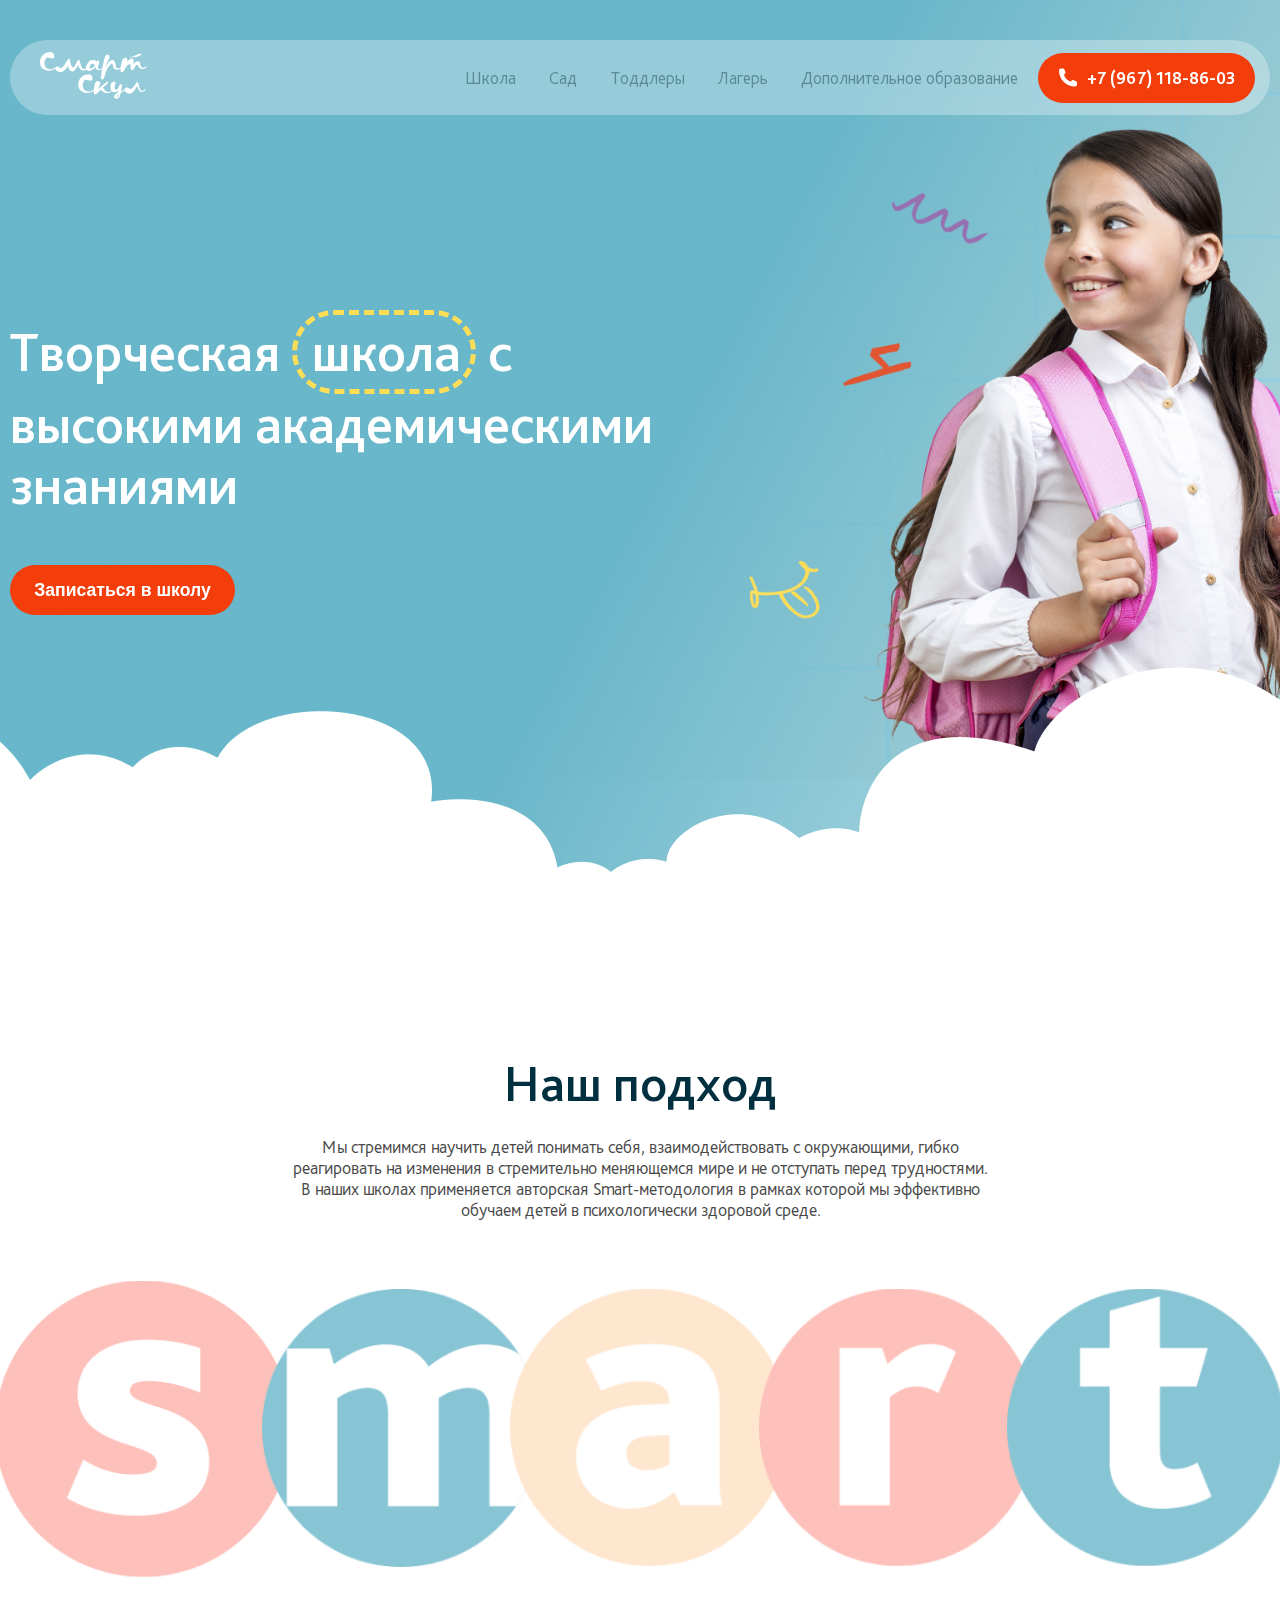
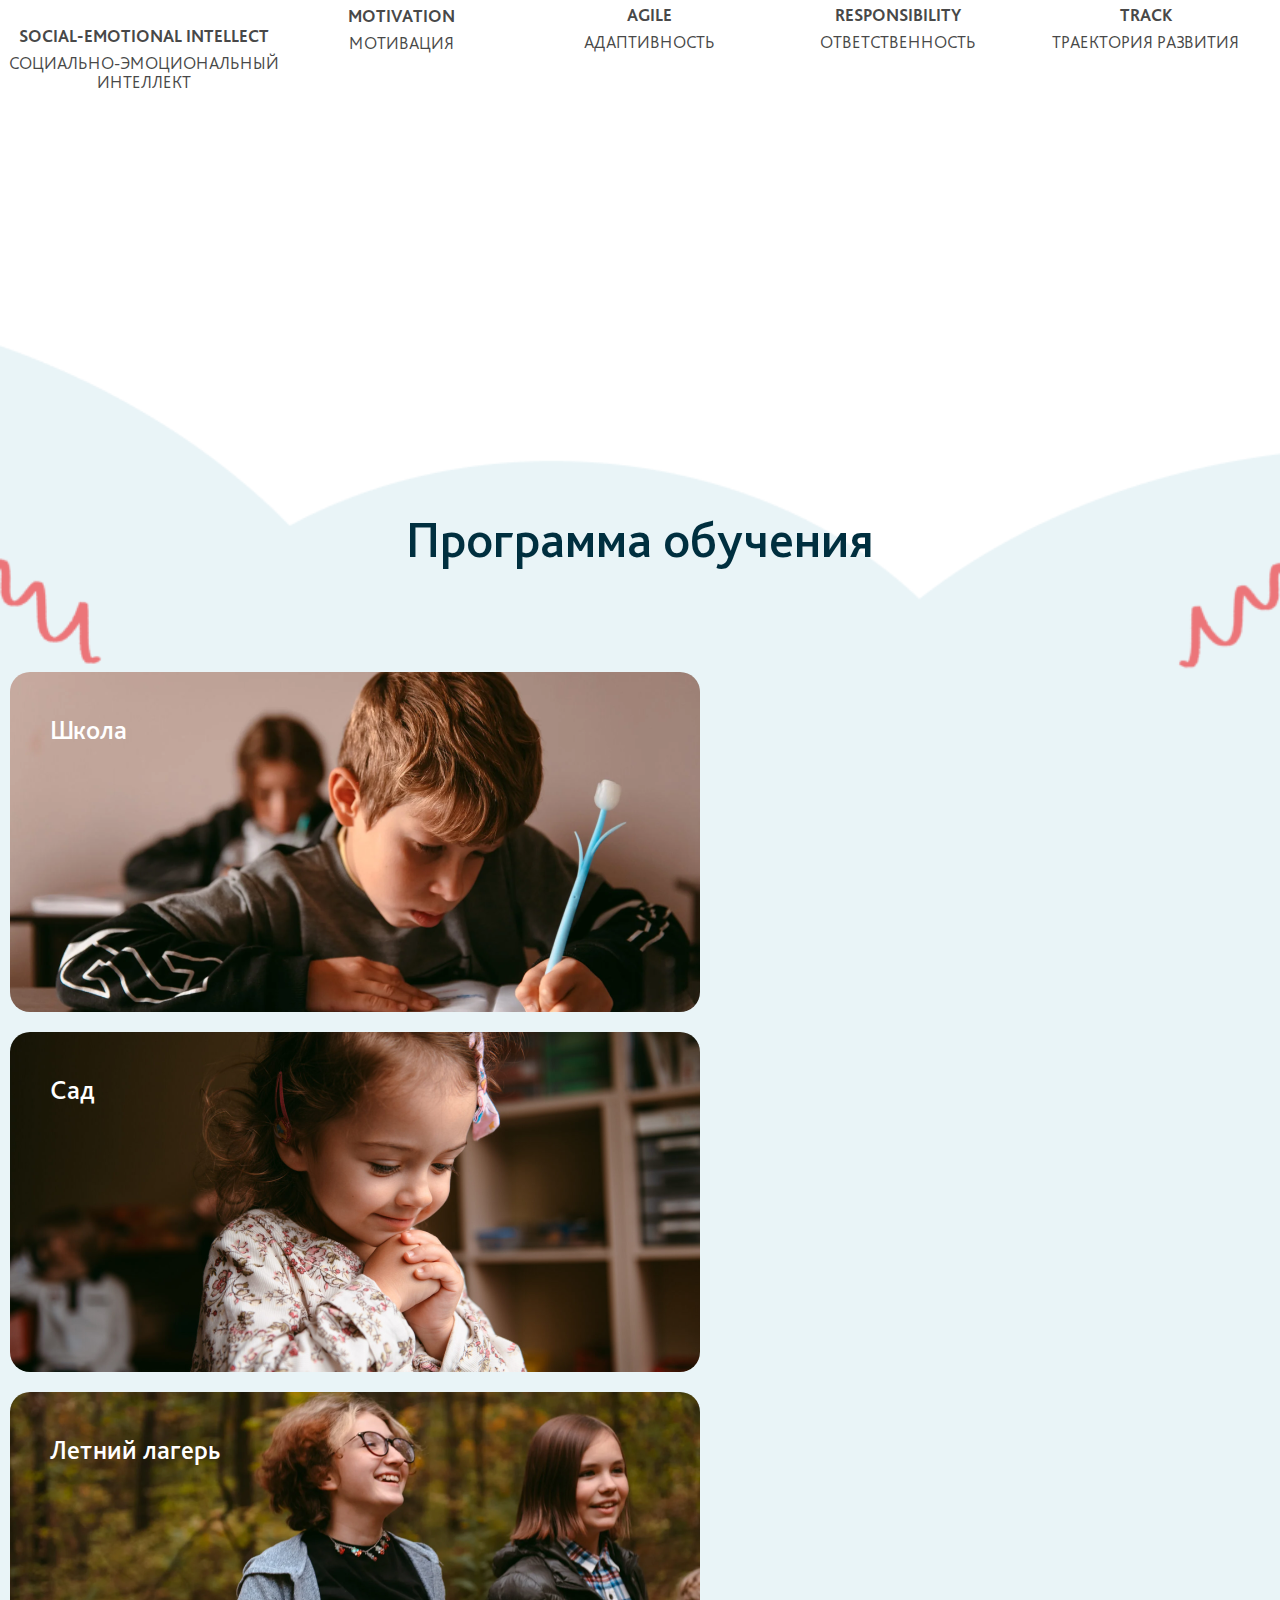
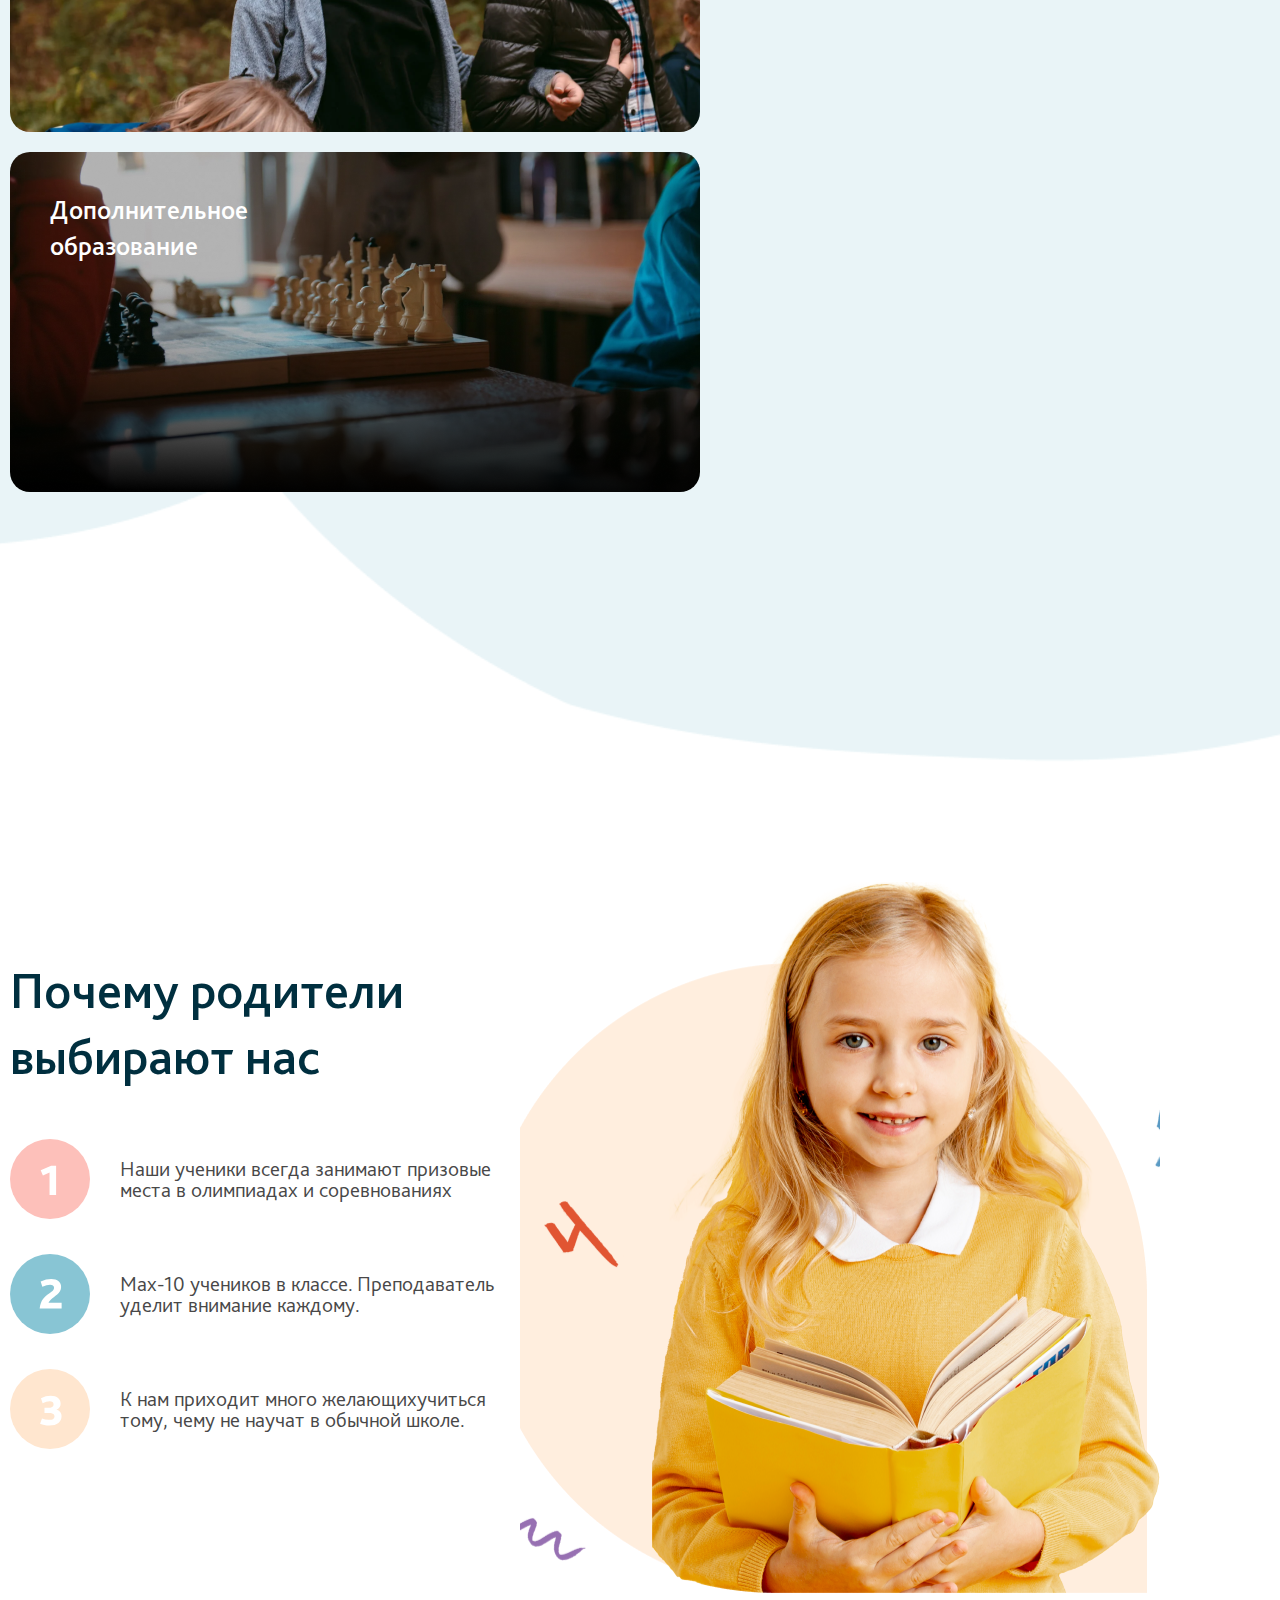
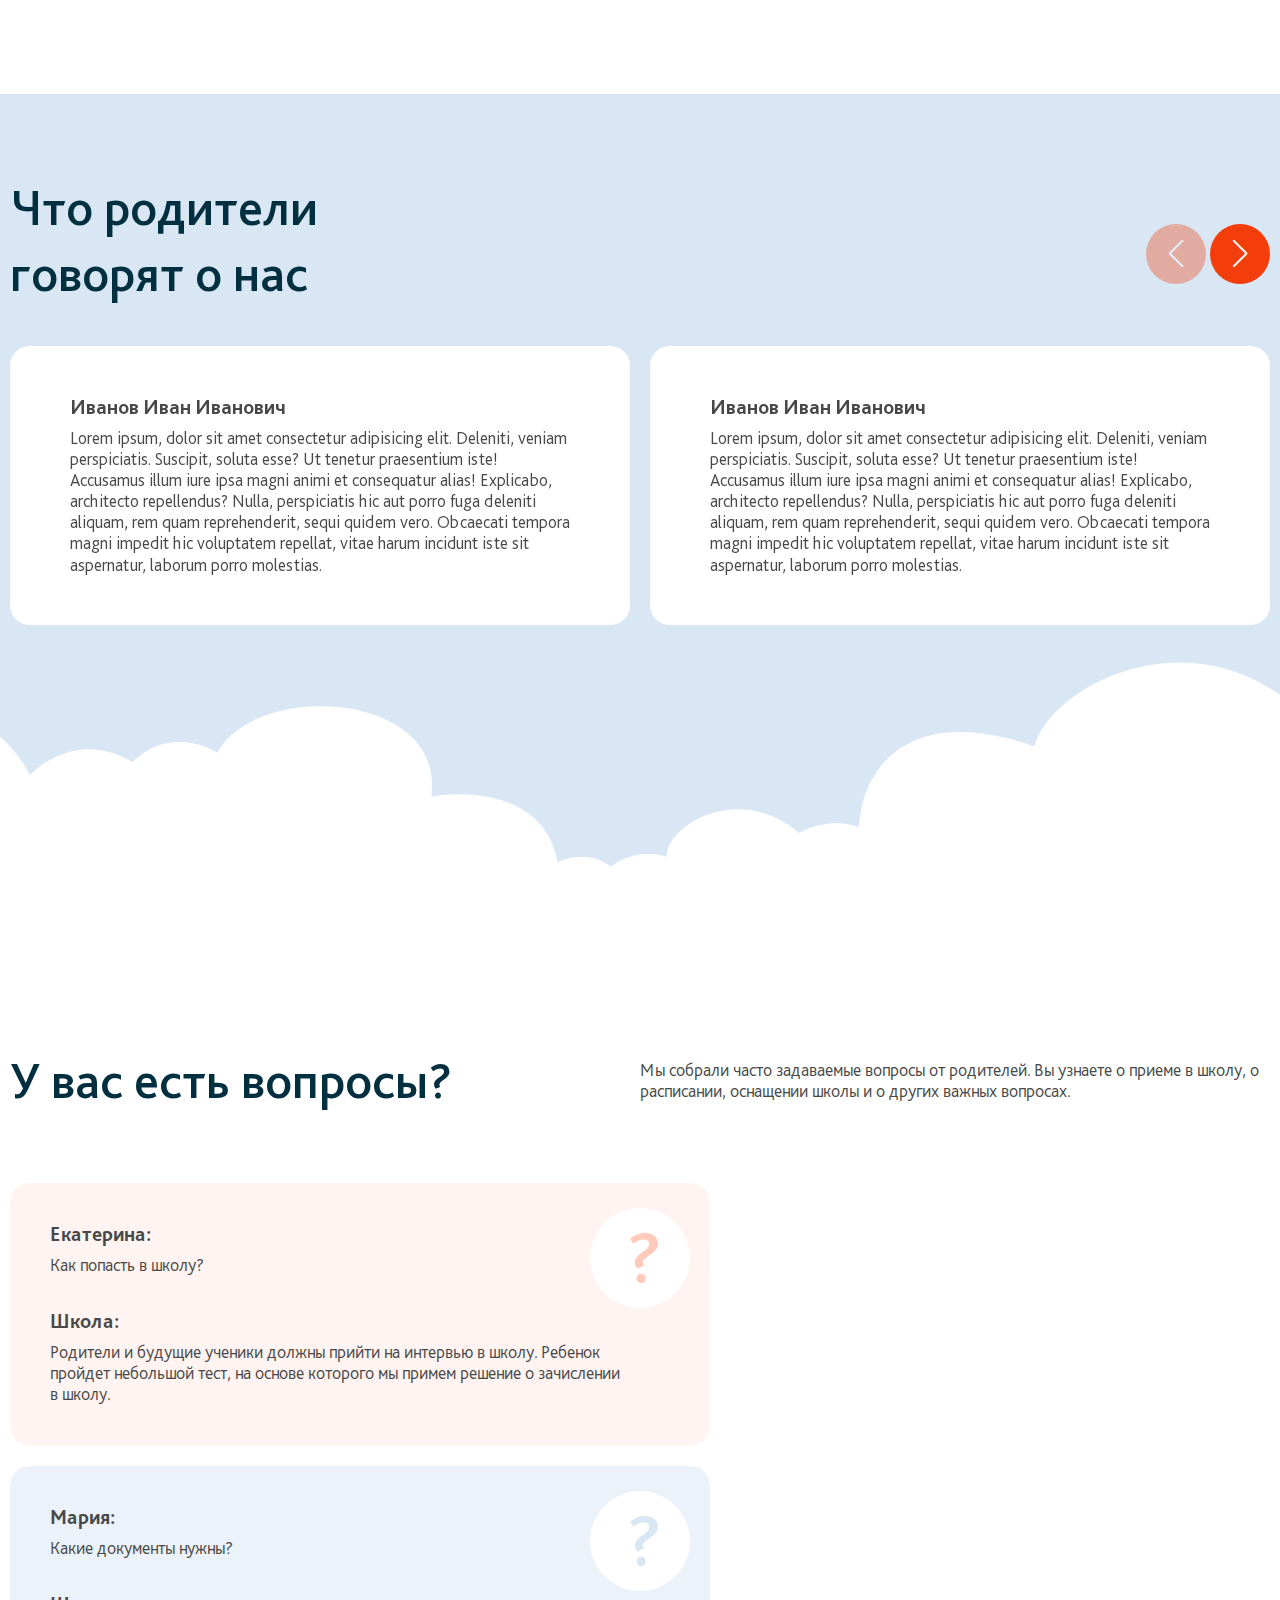
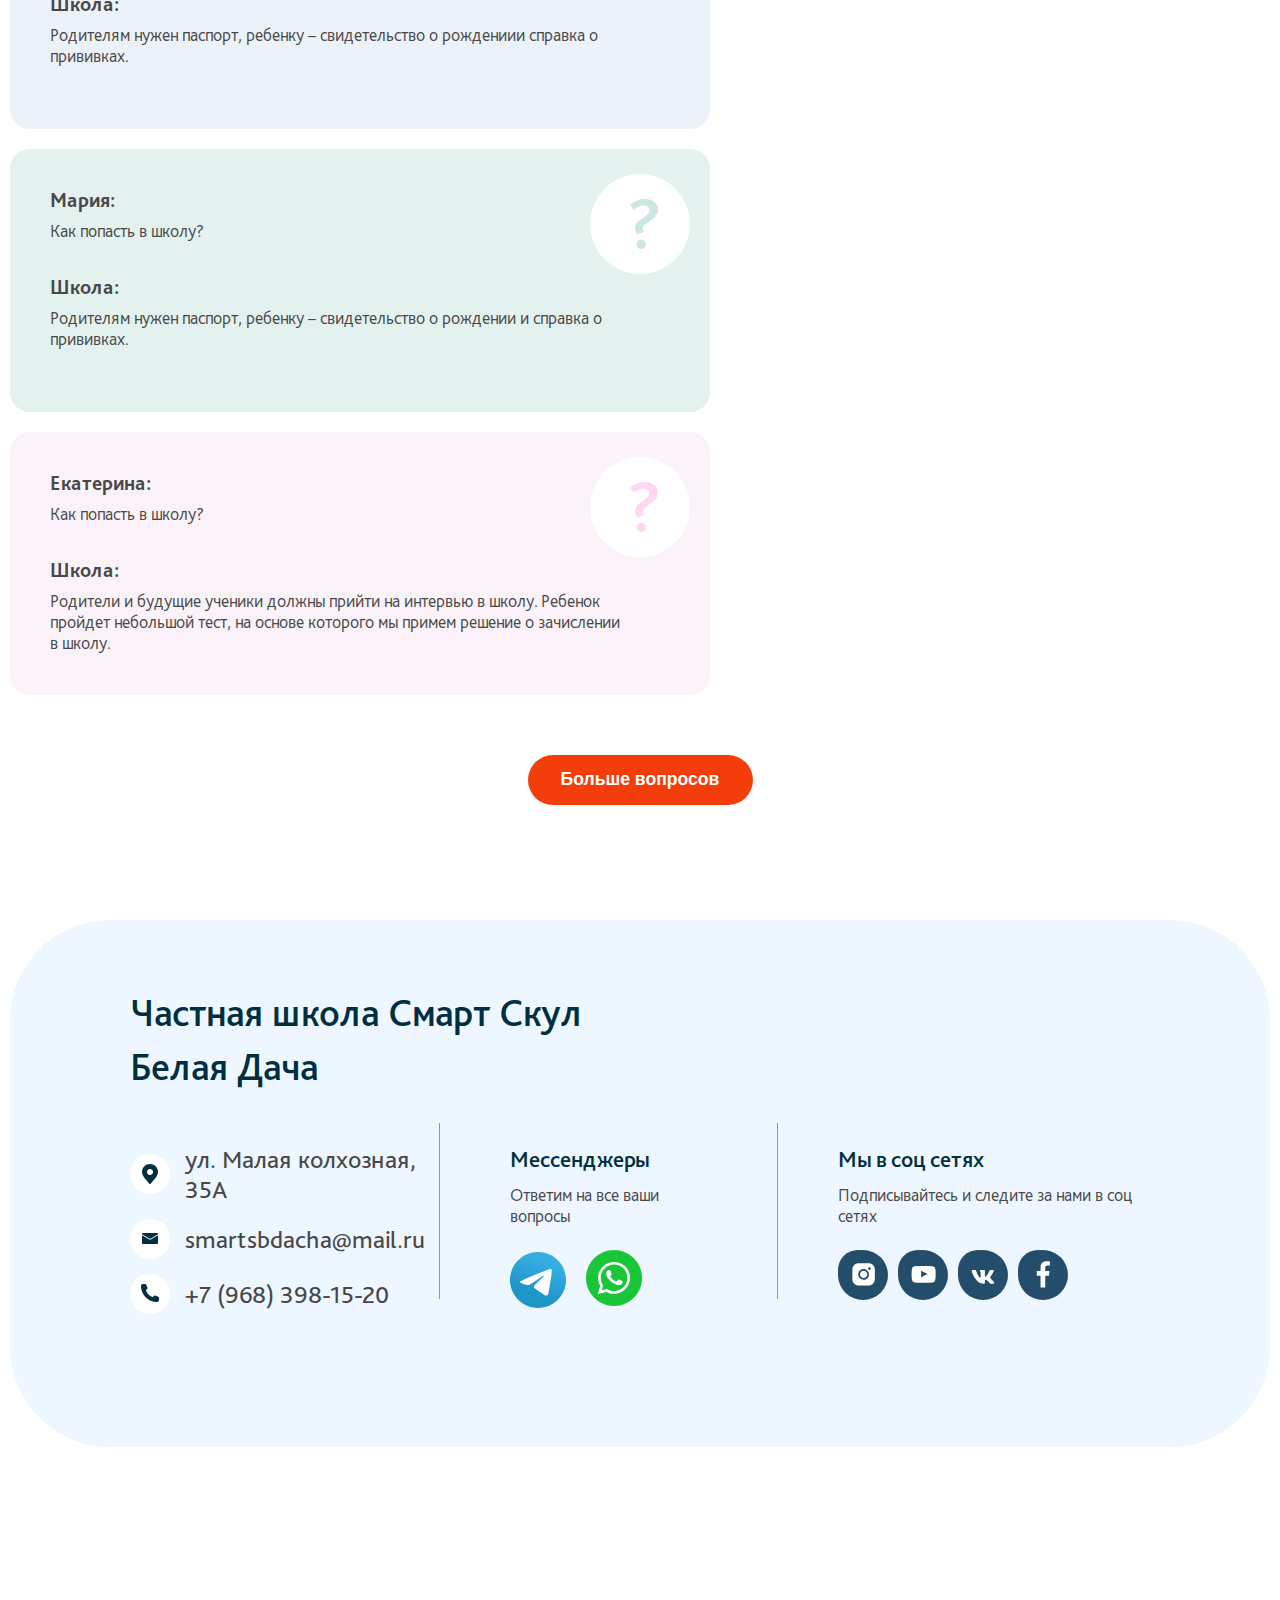
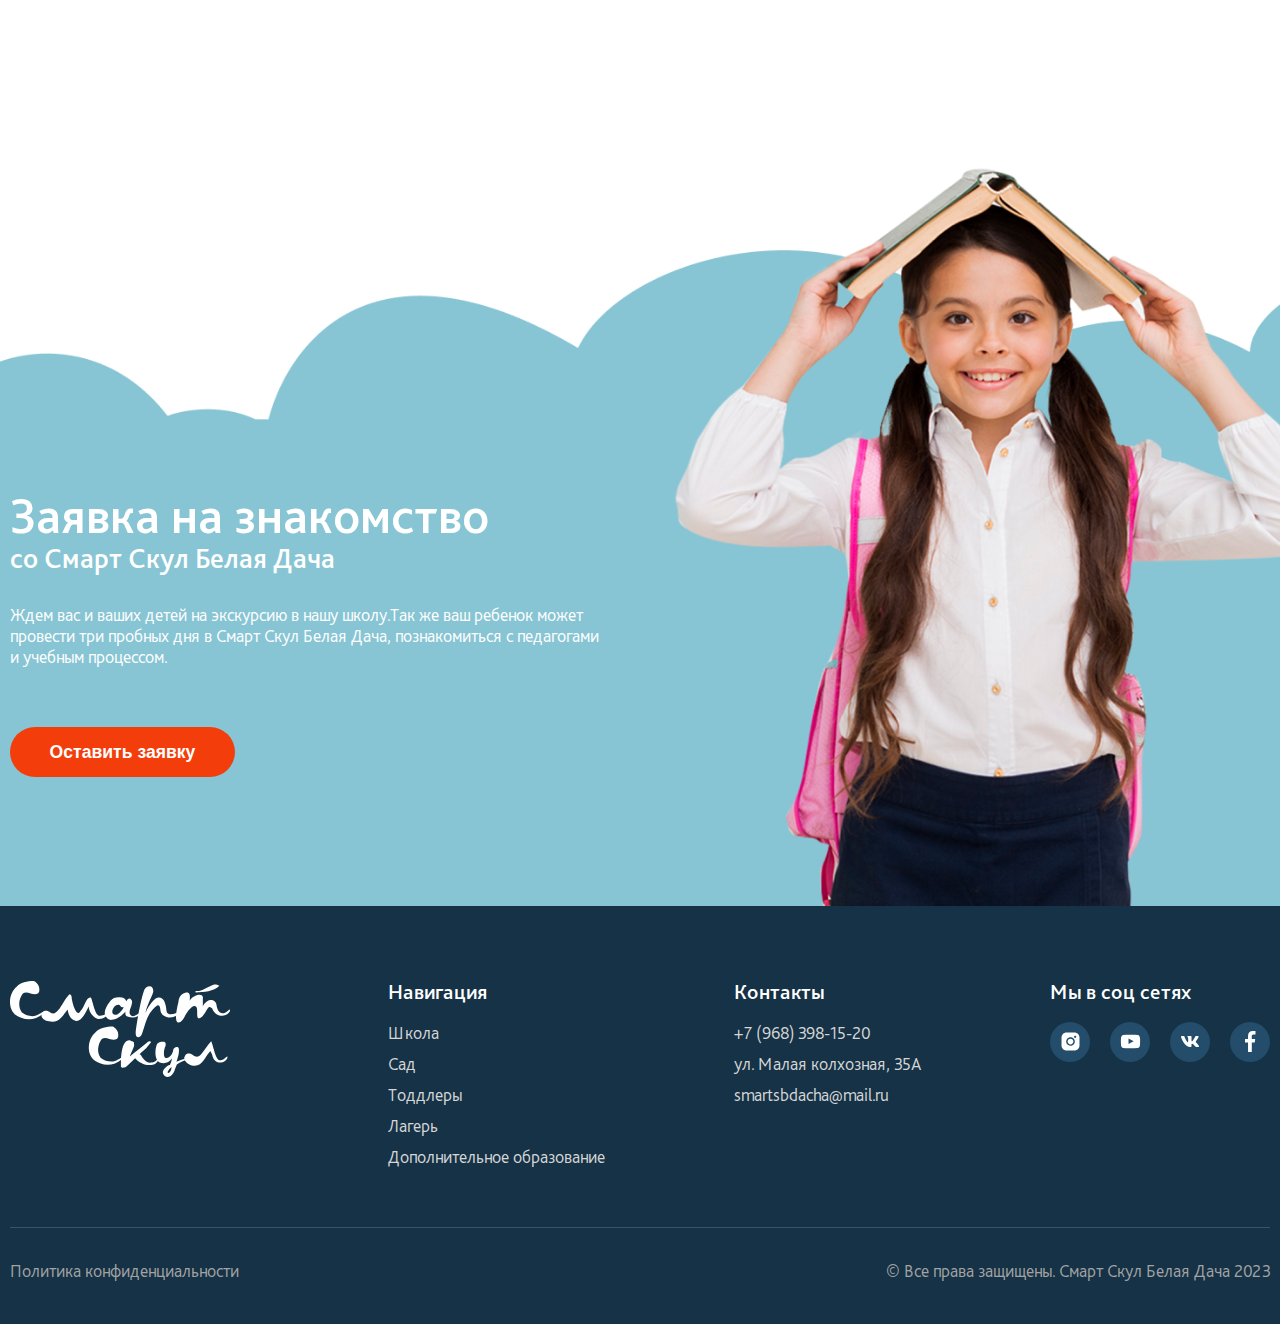
<file: index.html>
<!DOCTYPE html>
<html lang="rus">

<head>
    <meta charset="UTF-8">
    <meta http-equiv="X-UA-Compatible" content="IE=edge">
    <meta name="viewport" content="width=device-width, initial-scale=1.0">
    <title>Document</title>
    <link rel="stylesheet" href="/css/_swiper.css">
    <link rel="stylesheet" href="/css/style.css">
    <script src="/js/swiper-bundle.min.js" defer></script>
    <script src="/js/main.js" defer></script>

</head>

<body>
    <div class="page">
        <header class="header">
            <div class="header__wrapper">
                <div class="container">
                    <nav class="nav">
                        <a class="logo-link" href="">
                            <img class="logo" src="/img/Frame-3.svg" alt="Логотип Смарт Скул">
                        </a>
                        <div class="nav__contentBox">
                            <ul class="nav__menu menu">
                                <li class="menu__item">
                                    <a href="#" class="menu__link">Школа</a>
                                </li>
                                <li class="menu__item">
                                    <a href="#" class="menu__link">Сад</a>
                                </li>
                                <li class="menu__item">
                                    <a href="#" class="menu__link">Тоддлеры</a>
                                </li>
                                <li class="menu__item">
                                    <a href="#" class="menu__link">Лагерь</a>
                                </li>
                                <li class="menu__item">
                                    <a href="#" class="menu__link">Дополнительное образование</a>
                                </li>
                            </ul>
                            <div class="button call-btn">
                                <img class="call-btn__img" src="/img/call-icon-white.svg" alt="Икона кнопки звонка">
                                <p class="call-btn__text">+7 (967) 118-86-03</p>
                            </div>
                        </div>
                        <div class="nav__burger burger">
                            <span class="burger__line"></span>
                            <span class="burger__line"></span>
                            <span class="burger__line"></span>
                            <span class="burger__line"></span>
                        </div>
                    </nav>
                    <div class="header__main-content">
                        <h1 class="header__title">Творческая <span>школа</span> c высокими академическими знаниями </h1>
                        <button class="button header__btn">
                            Записаться в школу
                        </button>
                    </div>
                </div>
            </div>
        </header>

        <main class="main">

            <section class="approach">
                <div class="container">
                    <div class="approach__wrapper">
                        <h2 class="title approach__title">Наш подход</h2>
                        <p class="approach__text">Мы стремимся научить детей понимать себя, взаимодействовать с
                            окружающими, гибко реагировать на изменения в стремительно меняющемся мире и не отступать
                            перед трудностями. В наших школах применяется авторская Smart-методология в рамках которой
                            мы эффективно обучаем детей в психологически здоровой среде.</p>
                        <div class="approach__content-box approach-box">
                            <div class="approach-box__letters letters">
                                <ul class="letters__list letters-list">
                                    <li class="letters-list__item">
                                        <a class="letters-list__link" href="#">
                                            <img class="letters-list__img letters-list__img--first" src="/img/letS.png"
                                                alt="Буква M">
                                        </a>
                                        <h3 class="letters-list__title">SOCIAL-EMOTIONAL INTELLECT</h3>
                                        <p class="letters-list__text">СОЦИАЛЬНО-ЭМОЦИОНАЛЬНЫЙ ИНТЕЛЛЕКТ</p>
                                    </li>
                                    <li class="letters-list__item">
                                        <a class="letters-list__link" href="#">
                                            <img class="letters-list__img letters-list__img--second" src="/img/letM.png"
                                                alt="Буква M">
                                        </a>
                                        <h3 class="letters-list__title">MOTIVATION</h3>
                                        <p class="letters-list__text">МОТИВАЦИЯ</p>
                                    </li>
                                    <li class="letters-list__item">
                                        <a class="letters-list__link" href="#">
                                            <img class="letters-list__img letters-list__img--third" src="/img/letA.png"
                                                alt="Буква A">
                                        </a>
                                        <h3 class="letters-list__title">AGILE</h3>
                                        <p class="letters-list__text">АДАПТИВНОСТЬ</p>
                                    </li>
                                    <li class="letters-list__item">
                                        <a class="letters-list__link" href="#">
                                            <img class="letters-list__img letters-list__img--fourth" src="/img/letR.png"
                                                alt="Буква R">
                                        </a>
                                        <h3 class="letters-list__title">RESPONSIBILITY</h3>
                                        <p class="letters-list__text">ОТВЕТСТВЕННОСТЬ</p>
                                    </li>
                                    <li class="letters-list__item">
                                        <a class="letters-list__link" href="#">
                                            <img class="letters-list__img letters-list__img--fifth" src="/img/letT.png"
                                                alt="Буква T">
                                        </a>
                                        <h3 class="letters-list__title">TRACK</h3>
                                        <p class="letters-list__text">ТРАЕКТОРИЯ РАЗВИТИЯ</p>
                                    </li>
                                </ul>
                            </div>
                        </div>
                    </div>
                </div>
            </section>

            <section class="training">
                <div class="container">
                    <div class="training__wrapper">
                        <h2 class="title training__title">Программа обучения</h2>
                        <div class="training__cards cards">
                            <div class="card cards__item card__item--first">
                                <h4 class="card__title">Школа</h4>
                                <p class="card__text">В обучение включена основная программа и направление класса,
                                    которое выбрали его ученики.</p>
                                <a class="button card__link" href="#">Узнать подробнее</a>
                            </div>
                            <div class="training-cards__card card card__item--second">
                                <h4 class="card__title">Сад</h4>
                                <p class="card__text">Большое разнообразие развивающих программ: группы пребывания на
                                    английском с носителем языка, музыкальные занятия, шахматы, творческие мастерские,
                                    английский язык, занятия с детским психологом, индивидуальные занятия, развивающие
                                    группы для разных возрастов.</p>
                                <a class="button card__link" href="#">Узнать подробнее</a>
                            </div>
                            <div class="training-cards__card card card__item--third">
                                <h4 class="card__title">Летний лагерь</h4>
                                <p class="card__text">Для детей подготовлены 4 увлекательных направления со своей
                                    тематикой. Ребят ждет погружение в мир английского языка, путешествий, творчества и
                                    изобретений. Выбирайте, что по душе вам и вашим детям!</p>
                                <a class="button card__link" href="#">Узнать подробнее</a>
                            </div>
                            <div class="training-cards__card card card__item--fourth">
                                <h4 class="card__title">Дополнительное образование</h4>
                                <p class="card__text">В нашей школе каждый найдет себе занятие по душе! Большой выбор
                                    кружков и дополнительных предметов.</p>
                                <a class="button card__link" href="#">Узнать подробнее</a>
                            </div>
                        </div>
                    </div>
                </div>
            </section>

            <section class="choose">
                <div class="container">
                    <div class="choose__wrapper">
                        <div class="choose__content">
                            <h2 class="title choose__title">Почему родители выбирают нас</h2>
                            <ol class="choose__list choose-list">
                                <li class="choose-list__item">
                                    <img class="choose-list__img" src="/img/1.svg" alt="Иконка первого элемента">
                                    <p class="choose-list__text">Наши ученики всегда занимают призовые места в
                                        олимпиадах и
                                        соревнованиях</p>
                                </li>
                                <li class="choose-list__item">
                                    <img class="choose-list__img" src="/img/2.svg" alt="Иконка второго элемента">
                                    <p class="choose-list__text">
                                        Мах-10 учеников в классе. Преподаватель уделит внимание
                                        каждому.
                                    </p>
                                </li>
                                <li class="choose-list__item">
                                    <img class="choose-list__img" src="/img/3.svg" alt="Иконка третьего элемента">
                                    <p class="choose-list__text">
                                        К нам приходит много желающихучиться тому, чему не научат в
                                        обычной школе.
                                    </p>
                                </li>
                            </ol>
                        </div>
                        <div class="choose__img"></div>
                    </div>
                </div>
            </section>

            <section class="reviews">
                <div class="container">
                    <div class="reviews__wrapper">
                        <div class="reviews__contentBox">
                            <h2 class="title reviews__title">Что родители говорят о нас</h2>
                            <div class="swiper-button-bg">
                                <div class="swiper-button-next"></div>
                            </div>
                            <div class="swiper-button-bg">
                                <div class="swiper-button-prev"></div>
                            </div>
                        </div>
                        <div class="swiper slider">
                            <div class="swiper-wrapper">
                                <div class="swiper-slide">
                                    <div class="swiper__card swiper-card">
                                        <h3 class="swiper-card__name">Иванов Иван Иванович</h3>
                                        <p class="swiper-card__text">Lorem ipsum, dolor sit amet consectetur adipisicing
                                            elit. Deleniti, veniam perspiciatis. Suscipit, soluta esse? Ut tenetur
                                            praesentium iste! Accusamus illum iure ipsa magni animi et consequatur
                                            alias! Explicabo, architecto repellendus?
                                            Nulla, perspiciatis hic aut porro fuga deleniti aliquam, rem quam
                                            reprehenderit, sequi quidem vero. Obcaecati tempora magni impedit hic
                                            voluptatem repellat, vitae harum incidunt iste sit aspernatur, laborum porro
                                            molestias.</p>
                                    </div>
                                </div>
                                <div class="swiper-slide">
                                    <div class="swiper__card swiper-card">
                                        <h3 class="swiper-card__name">Иванов Иван Иванович</h3>
                                        <p class="swiper-card__text">Lorem ipsum, dolor sit amet consectetur adipisicing
                                            elit. Deleniti, veniam perspiciatis. Suscipit, soluta esse? Ut tenetur
                                            praesentium iste! Accusamus illum iure ipsa magni animi et consequatur
                                            alias! Explicabo, architecto repellendus?
                                            Nulla, perspiciatis hic aut porro fuga deleniti aliquam, rem quam
                                            reprehenderit, sequi quidem vero. Obcaecati tempora magni impedit hic
                                            voluptatem repellat, vitae harum incidunt iste sit aspernatur, laborum porro
                                            molestias.</p>
                                    </div>
                                </div>
                                <div class="swiper-slide">
                                    <div class="swiper__card swiper-card">
                                        <h3 class="swiper-card__name">Иванов Иван Иванович</h3>
                                        <p class="swiper-card__text">Lorem ipsum, dolor sit amet consectetur adipisicing
                                            elit. Deleniti, veniam perspiciatis. Suscipit, soluta esse? Ut tenetur
                                            praesentium iste! Accusamus illum iure ipsa magni animi et consequatur
                                            alias! Explicabo, architecto repellendus?
                                            Nulla, perspiciatis hic aut porro fuga deleniti aliquam, rem quam
                                            reprehenderit, sequi quidem vero. Obcaecati tempora magni impedit hic
                                            voluptatem repellat, vitae harum incidunt iste sit aspernatur, laborum porro
                                            molestias.</p>
                                    </div>
                                </div>
                            </div>

                        </div>
                    </div>
                </div>
            </section>

            <section class="questions">
                <div class="container">
                    <div class="questions__wrapper">
                        <div class="questions__content">
                            <h2 class="title questions__title">У вас есть вопросы?</h2>
                            <p class="questions__text">Мы собрали часто задаваемые вопросы от родителей. Вы узнаете о
                                приеме в школу, о расписании, оснащении школы и о других важных вопросах.</p>
                        </div>
                        <div class="questions__cards questions-cards">
                            <div class="questions-card questions-cards__card questions-cards__card--orange">
                                <div class="questions-card__client client">
                                    <h3 class="client__name">Екатерина:</h3>
                                    <p class="client__text">Как попасть в школу?</p>
                                </div>
                                <div class="questions-card__school school">
                                    <h3 class="school__title">Школа:</h3>
                                    <p class="school__text">Родители и будущие ученики должны прийти на интервью в
                                        школу. Ребенок пройдет небольшой тест, на основе которого мы примем решение о
                                        зачислении в школу.</p>
                                </div>
                                <div class="questions-card__img">
                                    <img class="question__icon" src="/img/orang.svg" alt="Иконка вопроса">
                                </div>
                            </div>
                            <div class="questions-card questions-cards__card questions-cards__card--grey">
                                <div class="questions-card__client client">
                                    <h3 class="client__name">Мария:</h3>
                                    <p class="client__text">Какие документы нужны?</p>
                                </div>
                                <div class="questions-card__school school">
                                    <h3 class="school__title">Школа:</h3>
                                    <p class="school__text">Родителям нужен паспорт, ребенку – свидетельство о рождениии
                                        справка о прививках.
                                    </p>
                                </div>
                                <div class="questions-card__img">
                                    <img class="question__icon" src="/img/grey.svg" alt="Иконка вопроса">
                                </div>
                            </div>
                            <div class="questions-card questions-cards__card questions-cards__card--green">
                                <div class="questions-card__client client">
                                    <h3 class="client__name">Мария:</h3>
                                    <p class="client__text">Как попасть в школу?</p>
                                </div>
                                <div class="questions-card__school school">
                                    <h3 class="school__title">Школа:</h3>
                                    <p class="school__text">Родителям нужен паспорт, ребенку – свидетельство о рождении
                                        и справка о прививках.</p>
                                </div>
                                <div class="questions-card__img">
                                    <img class="question__icon" src="/img/green.svg" alt="Иконка вопроса">
                                </div>
                            </div>
                            <div class="questions-card questions-cards__card questions-cards__card--pink">
                                <div class="questions-card__client client">
                                    <h3 class="client__name">Екатерина:</h3>
                                    <p class="client__text">Как попасть в школу?</p>
                                </div>
                                <div class="questions-card__school school">
                                    <h3 class="school__title">Школа:</h3>
                                    <p class="school__text">Родители и будущие ученики должны прийти на интервью в
                                        школу. Ребенок пройдет небольшой тест, на основе которого мы примем решение о
                                        зачислении в школу.</p>
                                </div>
                                <div class="questions-card__img">
                                    <img class="question__icon" src="/img/pink.svg" alt="Иконка вопроса">
                                </div>
                            </div>
                        </div>
                        <button class="button questions__button">Больше вопросов</button>
                    </div>
                </div>
            </section>

            <section class="contacts">
                <div class="container">
                    <div class="contacts__wrapper">
                        <h2 class="title contacts__title">Частная школа Смарт Скул Белая Дача</h2>

                        <div class="contacts__contentBox">
                            <ul class="contacts__list list">
                                <li class="list__item">
                                    <img class="list__img" src="/img/gps-icon.svg" alt="Иконка местоположения">
                                    <p class="list__text">ул. Малая колхозная, 35А</p>
                                </li>
                                <li class="list__item">
                                    <img class="list__img" src="/img/mail-mark.svg" alt="Иконка электронной почты">
                                    <p class="list__text">smartsbdacha@mail.ru</p>
                                </li>
                                <li class="list__item">
                                    <img class="list__img" src="/img/call-icon.svg" alt="Иконка звонка">
                                    <p class="list__text">+7 (968) 398-15-20</p>
                                </li>
                            </ul>

                            <div class="contacts__content contacts-content">
                                <h2 class="contacts-content__title">Мессенджеры</h2>
                                <p class="contacts-content__text">Ответим на все ваши вопросы</p>
                                <div class="contacts-content__links-box links-box">
                                    <img class="links-box__img" src="/img/telegram.svg"
                                        alt="Иконка социальной сети Телеграмм">
                                    <a href="">
                                        <img class="links-box__img" src="/img/watsup.svg"
                                        alt="Иконка социальной сети Ватсап">
                                    </a>
                                </div>
                            </div>

                            <div class="contacts__social social">
                                <h2 class="social__title">Мы в соц сетях</h2>
                                <p class="social__text">Подписывайтесь и следите за нами в соц сетях</p>
                                <ul class="links__list links-list">
                                    <li class="links-list__item">
                                        <a class="social__link" href="#">
                                            <svg width="50" height="50" viewBox="0 0 50 50" fill="none"
                                                xmlns="http://www.w3.org/2000/svg">
                                                <circle cx="25" cy="25" r="25" fill="#234D6A" />
                                                <g clip-path="url(#clip0_122_625)">
                                                    <path
                                                        d="M25.625 27.9688C27.6098 27.9688 29.2188 26.3598 29.2188 24.375C29.2188 22.3902 27.6098 20.7812 25.625 20.7812C23.6402 20.7812 22.0312 22.3902 22.0312 24.375C22.0312 26.3598 23.6402 27.9688 25.625 27.9688Z"
                                                        fill="white" />
                                                    <path
                                                        d="M30.5664 13.1445H20.6836C19.0162 13.1464 17.4177 13.8096 16.2386 14.9886C15.0596 16.1677 14.3964 17.7662 14.3945 19.4336V29.3164C14.3964 30.9838 15.0596 32.5823 16.2386 33.7614C17.4177 34.9404 19.0162 35.6036 20.6836 35.6055H30.5664C32.2338 35.6036 33.8323 34.9404 35.0114 33.7614C36.1904 32.5823 36.8536 30.9838 36.8555 29.3164V19.4336C36.8536 17.7662 36.1904 16.1677 35.0114 14.9886C33.8323 13.8096 32.2338 13.1464 30.5664 13.1445ZM25.625 29.7656C24.5588 29.7656 23.5166 29.4495 22.6301 28.8571C21.7436 28.2648 21.0527 27.4229 20.6447 26.4379C20.2367 25.4529 20.13 24.369 20.338 23.3233C20.546 22.2777 21.0594 21.3171 21.8133 20.5633C22.5671 19.8094 23.5277 19.296 24.5733 19.088C25.619 18.88 26.7029 18.9867 27.6879 19.3947C28.6729 19.8027 29.5148 20.4936 30.1071 21.3801C30.6995 22.2666 31.0156 23.3088 31.0156 24.375C31.014 25.8042 30.4456 27.1744 29.435 28.185C28.4244 29.1956 27.0542 29.764 25.625 29.7656ZM31.4648 19.8828C31.1983 19.8828 30.9377 19.8038 30.7161 19.6557C30.4945 19.5076 30.3218 19.2971 30.2198 19.0509C30.1178 18.8046 30.0911 18.5337 30.1431 18.2722C30.1951 18.0108 30.3234 17.7707 30.5119 17.5822C30.7004 17.3937 30.9405 17.2654 31.2019 17.2134C31.4633 17.1614 31.7343 17.1881 31.9806 17.2901C32.2268 17.3921 32.4373 17.5648 32.5854 17.7864C32.7335 18.0081 32.8125 18.2686 32.8125 18.5352C32.8125 18.8926 32.6705 19.2354 32.4178 19.4881C32.165 19.7408 31.8223 19.8828 31.4648 19.8828Z"
                                                        fill="white" />
                                                </g>
                                                <defs>
                                                    <clipPath id="clip0_122_625">
                                                        <rect width="28.75" height="28.75" fill="white"
                                                            transform="translate(11.25 10)" />
                                                    </clipPath>
                                                </defs>
                                            </svg>
                                        </a>
                                    </li>
                                    <li class="links-list__item">
                                        <a class="social__link" href="#">
                                            <svg width="50" height="50" viewBox="0 0 50 50" fill="none"
                                                xmlns="http://www.w3.org/2000/svg">
                                                <circle cx="25" cy="25" r="25" fill="#234D6A" />
                                                <path
                                                    d="M37.6562 21.8705C37.7103 20.305 37.368 18.7511 36.6609 17.3533C36.1812 16.7797 35.5155 16.3927 34.7797 16.2596C31.7364 15.9834 28.6804 15.8702 25.625 15.9205C22.5807 15.8679 19.5358 15.9775 16.5031 16.2486C15.9036 16.3577 15.3487 16.6389 14.9062 17.058C13.9219 17.9658 13.8125 19.5189 13.7031 20.8314C13.5444 23.1913 13.5444 25.5591 13.7031 27.9189C13.7348 28.6577 13.8448 29.3909 14.0312 30.1064C14.1631 30.6588 14.4299 31.1699 14.8078 31.5939C15.2533 32.0352 15.821 32.3324 16.4375 32.4471C18.7955 32.7381 21.1715 32.8587 23.5469 32.808C27.375 32.8627 30.7328 32.808 34.7031 32.5017C35.3347 32.3942 35.9185 32.0966 36.3766 31.6486C36.6828 31.3423 36.9115 30.9673 37.0437 30.5549C37.4349 29.3546 37.627 28.0984 37.6125 26.8361C37.6562 26.2236 37.6562 22.5267 37.6562 21.8705ZM23.1531 27.4924V20.7221L29.6281 24.1236C27.8125 25.1299 25.4172 26.2674 23.1531 27.4924Z"
                                                    fill="white" />
                                            </svg>
                                        </a>
                                    </li>
                                    <li class="links-list__item">
                                        <a class="social__link" href="#">
                                            <svg width="50" height="50" viewBox="0 0 50 50" fill="none"
                                                xmlns="http://www.w3.org/2000/svg">
                                                <circle cx="25" cy="25" r="25" fill="#234D6A" />
                                                <path
                                                    d="M32.421 27.8846C32.0572 27.4034 32.1613 27.1893 32.421 26.7591C32.4256 26.7542 35.4286 22.4072 35.7379 20.933L35.7398 20.9321C35.8936 20.3948 35.7398 20 34.9964 20H32.5363C31.91 20 31.6212 20.3388 31.4666 20.7179C31.4666 20.7179 30.214 23.8588 28.4421 25.8948C27.8702 26.4831 27.6058 26.6717 27.2936 26.6717C27.1398 26.6717 26.9008 26.4831 26.9008 25.9459V20.9321C26.9008 20.2878 26.7254 20 26.207 20H22.3387C21.9459 20 21.7125 20.3005 21.7125 20.5804C21.7125 21.1913 22.5984 21.3318 22.6903 23.0505V26.7797C22.6903 27.5969 22.5487 27.7471 22.2347 27.7471C21.3984 27.7471 19.3686 24.5935 18.1658 20.9841C17.923 20.2838 17.6858 20.001 17.0548 20.001H14.5938C13.8916 20.001 13.75 20.3398 13.75 20.7189C13.75 21.3887 14.5863 24.7192 17.6389 29.1192C19.6733 32.1226 22.5384 33.75 25.1448 33.75C26.7114 33.75 26.9026 33.3886 26.9026 32.7669C26.9026 29.8971 26.7611 29.626 27.5458 29.626C27.9096 29.626 28.5358 29.8146 29.9984 31.2632C31.67 32.981 31.9447 33.75 32.8804 33.75H35.3404C36.0417 33.75 36.397 33.3886 36.1927 32.6755C35.7248 31.1758 32.5635 28.0909 32.421 27.8846Z"
                                                    fill="white" />
                                            </svg>
                                        </a>
                                    </li>
                                    <li class="links-list__item">
                                        <a class="social__link" href="#">
                                            <svg width="50" height="50" viewBox="0 0 50 50" fill="none"
                                                xmlns="http://www.w3.org/2000/svg">
                                                <circle cx="25" cy="25" r="25" fill="#234D6A" />
                                                <path
                                                    d="M29.4788 15.6086H31.875V11.4348C31.4616 11.378 30.0398 11.25 28.384 11.25C24.9292 11.25 22.5625 13.4233 22.5625 17.4177V21.0938H18.75V25.7597H22.5625V37.5H27.2368V25.7608H30.8951L31.4758 21.0948H27.2357V17.8803C27.2368 16.5317 27.5999 15.6086 29.4788 15.6086Z"
                                                    fill="white" />
                                            </svg>
                                        </a>
                                    </li>
                                </ul>
                            </div>
                        </div>

                    </div>
                </div>
            </section>

            <section class="application">
                <div class="container">
                    <div class="application__wrapper">
                        <h2 class="title application__title">
                            Заявка на знакомство
                        </h2>
                        <p class="application__subtitle">со Смарт Скул Белая Дача</p>
                        <p class="application__text">Ждем вас и ваших детей на экскурсию в нашу школу.Так же ваш ребенок
                            может провести три пробных дня в Смарт Скул Белая Дача, познакомиться с педагогами и учебным
                            процессом.</p>
                        <button class="button application__button" id="show-popup">Оставить заявку</button>
                    </div>
                </div>
                <div class="modal">
                    <div class="modal__wrapper">
                        <div class="popup">
                            <div class="close-btn-icon">&times;</div>
                            <form class="popup-form">
                                <h2 class="popup-form__title">Заявка на знакомство</h2>
                                <p class="popup-form__text">со Смарт Скул Белая Дача</p>
                                <div class="popup-form__element">
                                    <label class="popup-form__label" for="name">Фамилия, имя</label>
                                    <input class="popup-form__input" type="text" id="name" placeholder="ФИО ребенка"
                                        required>
                                </div>
                                <div class="popup-form__element">
                                    <label class="popup-form__label" for="place">Класс или сад</label>
                                    <input class="popup-form__input" type="text" id="place" placeholder="Класс или сад"
                                        required>
                                </div>
                                <div class="popup-form__element">
                                    <label class="popup-form__label" for="phone">Телефон</label>
                                    <input class="popup-form__input" type="text" id="phone"
                                        placeholder="Ваш номер телефона" required>
                                </div>
                                <div class="popup-form__element">
                                    <label class="popup-form__label" for="email">E-mail</label>
                                    <input class="popup-form__input" type="email" id="email" placeholder="Ваш Е-mail"
                                        required>
                                </div>
                                <div class="popup-form__element">
                                    <label class="popup-form__label" for="text">Комментарий</label>
                                    <textarea class="popup-form__input--textarea" name="comment" id="text" cols="30"
                                        rows="10"></textarea>
                                </div>
                                <div class="popup-form__element">
                                    <p class="popup-form__terms">Нажимая на кнопку, вы даете согласие на обработку
                                        персональных данных и соглашаетесь c политикой конфиденциальности</p>
                                </div>
                                <div class="popup-form__element">
                                    <button class="button popup-form__btn">Отправить заявку</button>
                                </div>
                            </form>
                        </div>
                    </div>
                </div>
            </section>

        </main>

        <footer class="footer">
            <div class="container">
                <div class="footer__wrapper">
                    <div class="footer__top">
                        <a class="footer__logoLink" href="#">
                            <svg class="footer__logo" width="220" height="96" viewBox="0 0 220 96" fill="none"
                                xmlns="http://www.w3.org/2000/svg">
                                <mask id="mask0_45_555" style="mask-type:luminance" maskUnits="userSpaceOnUse" x="0"
                                    y="0" width="220" height="96">
                                    <path d="M220 0H0V95.9073H220V0Z" fill="white" />
                                </mask>
                                <g mask="url(#mask0_45_555)">
                                    <path
                                        d="M29.3234 10.3002C29.2404 10.3683 29.1775 10.4568 29.141 10.5565C29.1045 10.6562 29.0958 10.7637 29.1157 10.8678C28.743 11.0231 29.0607 11.3338 28.6881 11.4652C28.4804 11.6206 28.6881 12.1881 28.3215 12.0328C28.3765 12.2419 28.3215 12.2897 28.1077 12.2419C28.2665 12.5944 27.9 12.3375 27.7412 12.5944C23.0494 15.3307 17.7345 9.30251 12.835 12.445C8.77247 17.822 7.72171 25.7859 11.937 31.5632C17.203 35.4346 24.4728 36.6653 29.5372 32.7999C31.3272 32.3876 32.5368 30.5834 34.4856 30.8462C34.3944 31.3864 34.1136 31.8787 33.6914 32.2383C23.9535 40.8414 12.78 38.9834 6.09059 34.3473C-2.46211 28.3191 -1.81456 12.6542 6.67095 5.80151C10.2509 1.0638 18.2782 0.137757 23.7397 -0.0175781C26.8431 1.37446 29.5861 4.8217 29.3234 8.3466V10.3002Z"
                                        fill="white" />
                                    <path
                                        d="M40.3198 31.5098C43.692 34.2401 46.4289 31.1514 48.2616 29.1201C52.0554 24.687 55.3726 17.1712 59.4351 13.1982C61.5366 13.1982 61.8054 16.1377 61.8054 18.0435C62.8623 23.1934 64.0169 27.262 65.9657 30.3568C67.7557 32.5195 68.9714 32.6748 70.6514 29.6816C74.7139 25.7146 76.2412 15.2594 80.823 16.4961C82.4052 18.0435 84.5679 33.4455 88.9358 34.6822C93.0961 35.3573 98.4232 31.7488 100.054 30.5599C100.054 32.878 93.1511 39.0615 87.8851 37.9263C83.2483 36.6956 78.6665 31.0259 78.8253 25.5653C75.4531 31.5875 71.9709 40.1488 66.4422 39.9039C61.4389 39.3363 58.5921 34.8077 57.5902 28.4151C52.5868 34.9869 48.7381 42.6342 38.8842 40.3221C35.4081 39.647 30.8752 37.5858 31.4556 33.4157L31.6144 33.2066L32.4452 31.5098C33.2883 29.5203 37.5035 28.905 40.3198 31.5098Z"
                                        fill="white" />
                                    <path
                                        d="M121.809 22.9302C121.277 26.019 119.591 28.1339 119.591 31.1689C119.536 31.7241 119.606 32.2845 119.797 32.8101C119.988 33.3358 120.296 33.8137 120.697 34.2099C123.703 36.5997 126.604 33.7977 128.761 32.6147C129.604 32.0173 130.288 31.0136 131.076 30.8224C132.078 30.458 132.909 31.1331 131.687 32.316C129.421 34.5325 126.189 36.5937 122.89 36.5937C121.007 36.5979 119.141 36.249 117.392 35.5661C115.761 34.9686 115.339 33.6543 115.339 32.1666C115.341 31.5777 115.394 30.9901 115.498 30.4102C113.232 33.5527 106.701 38.4995 101.643 38.7743C101.474 38.8338 101.297 38.8681 101.117 38.8759H100.586C97.7452 38.8759 95.8452 35.9425 94.8495 33.6244V33.5169C94.7853 33.1094 94.7487 32.6983 94.7395 32.2861C94.7395 27.7515 97.794 23.2648 100.482 19.71C101.704 18.7302 102.59 17.7026 103.909 16.9259C105.79 16.3101 107.777 16.0664 109.756 16.209C113.549 16.209 115.29 17.2903 116.341 20.176C117.343 18.9393 117.923 17.3919 120.343 17.6488C122.487 19.0648 122.389 21.0722 121.809 22.9302ZM110.574 25.2423C109.151 22.8525 105.986 23.7487 104.3 25.8397C103.414 26.9613 102.753 28.2363 102.351 29.5976C101.667 33.7797 104.795 34.3772 107.721 33.1823C109.462 32.3578 110.574 30.7925 111.888 29.3646C112.682 28.1339 113.207 27.2557 113.788 26.1743C112.529 26.3774 111.216 26.479 110.574 25.2423Z"
                                        fill="white" />
                                    <path
                                        d="M156.472 29.6222C156.495 30.1457 156.627 30.6591 156.86 31.1312C157.092 31.6033 157.42 32.0242 157.824 32.3684C158.228 32.7126 158.699 32.9729 159.209 33.1335C159.719 33.294 160.257 33.3516 160.791 33.3024C164.426 33.3024 166.741 31.3966 170.015 30.1599C171.964 29.3354 172.49 30.2077 170.755 31.3966C167.327 34.4914 163.638 36.3972 158.952 36.3972H158.475C152.947 35.2023 150.729 32.6871 150.363 28.7141L150.149 27.2743C149.782 24.9562 149.257 24.1317 147.986 24.1317C146.153 24.1317 141.352 29.8492 139.672 32.5795C137.399 36.3434 136.348 39.4382 134.662 44.379C132.451 50.9509 132.078 55.9753 128.126 56.2323L127.551 56.0231C125.285 55.6109 125.493 51.0823 126.073 47.5216C127.759 35.7221 130.502 20.0393 133.874 9.91262C134.662 7.28388 137.033 5.27051 139.721 5.27051C141.669 5.27051 143.3 6.76411 143.3 10.1158V10.2711C143.3 13.103 136.929 23.8211 135.45 32.012C139.672 22.3812 145.304 16.4068 148.676 16.5562C154.559 16.5382 155.897 23.8569 156.472 29.6222Z"
                                        fill="white" />
                                    <path
                                        d="M192.778 25.4504C193.786 22.9292 197.574 19.3207 199.993 19.0638C204.318 18.6516 206.371 21.3281 206.633 24.7813C207.317 28.6945 209.48 33.952 215.119 31.7355C216.249 31.0691 217.307 30.2924 218.277 29.4174C219.963 27.2009 220.654 29.7281 219.23 31.2755C212.693 38.8988 203.31 32.7153 202.265 27.5116C200.683 26.1196 199.15 24.4169 197.305 28.1091C195.362 31.4069 192.57 36.6584 189.51 37.3335C184.983 37.931 189.51 25.3847 184.72 24.9605C181.055 24.7096 175.923 32.5899 174.39 36.3119C173.021 38.3193 171.445 41.3603 168.598 41.6172C164.322 41.8263 166.069 29.9731 168.384 21.1608C169.227 15.288 171.017 13.4359 174.597 12.0439C180.554 9.82735 180.132 15.4971 179.704 19.3087C179.74 19.3742 179.755 19.4487 179.746 19.5223C179.737 19.596 179.706 19.6653 179.656 19.721C182.612 14.822 191.672 11.1656 192.937 16.3156C192.723 18.8547 192.986 22.0032 192.778 25.4504ZM185.349 10.1978C185.661 10.2515 185.881 10.1978 185.96 9.94086C191.538 10.9207 194.965 7.00145 200.127 5.20316C201.123 4.83872 201.917 4.16959 203.029 3.91269C204.293 3.08822 205.766 3.55422 207.183 3.70956C207.88 4.16959 208.924 4.02023 209.407 4.79092C203.603 10.7116 193.859 11.076 185.746 11.4882L185.349 10.1978Z"
                                        fill="white" />
                                    <path
                                        d="M108.21 55.7173C108.122 55.7879 108.055 55.8814 108.019 55.987C107.982 56.0926 107.977 56.2061 108.002 56.3147C107.63 56.47 107.947 56.7747 107.581 56.9121C107.367 57.0615 107.581 57.6291 107.208 57.4797C107.263 57.6828 107.208 57.7366 107 57.6828C107.159 58.0413 106.787 57.7844 106.628 58.0413C101.942 60.7716 96.6211 54.7494 91.7216 57.8919C87.6652 63.2689 86.6083 71.2328 90.8236 77.0101C96.0957 80.8755 103.366 82.1122 108.418 78.2468C110.214 77.8345 111.423 76.0303 113.378 76.2872C113.284 76.8266 113.004 77.3177 112.584 77.6792C102.81 86.2883 91.6666 84.4303 84.9772 79.7882C76.4245 73.76 77.072 58.101 85.5881 51.2484C89.168 46.5107 97.1953 45.5787 102.657 45.4233C105.766 46.8154 108.509 50.2686 108.241 53.7875L108.21 55.7173Z"
                                        fill="white" />
                                    <path
                                        d="M124.179 64.4755C123.336 68.0302 121.436 70.8681 119.75 75.558C124.863 71.4297 130.502 67.1938 136.856 61.8527C137.136 61.4249 137.515 61.0671 137.961 60.8066C138.407 60.5461 138.909 60.3913 139.427 60.3531C139.754 60.3525 140.075 60.4332 140.362 60.5867C140.647 60.7403 140.889 60.9619 141.065 61.2313C138.798 63.6211 136.746 67.0026 134.479 68.8069C133.056 70.0018 131.37 71.5372 129.525 73.2399C131.321 73.8015 130.899 74.4348 132.164 76.2271C134.32 79.2621 136.587 81.2217 140.014 81.7893C142.959 81.5324 146.441 81.0664 147.284 77.6072C147.546 77.1412 147.809 76.9321 148.072 76.9321C148.438 76.8843 148.866 77.2428 148.915 77.9119V78.0135C147.809 81.2098 144.748 83.8863 141.382 84.0476L140.961 84.0954C138.908 84.0954 136.428 84.1492 133.85 83.1694C130.056 81.3771 127.631 80.3853 125.157 77.1412C122.365 79.5668 118.095 84.5077 115.382 86.3119C112.694 86.8795 110.641 87.2917 110.904 84.2508C111.063 82.4584 110.745 80.696 110.904 78.587C111.588 70.3901 112.279 63.8959 116.225 60.2934L116.836 59.8811C117.506 59.4947 118.269 59.2886 119.048 59.2837C120.044 59.2889 121.002 59.6574 121.736 60.3173H121.943C122.737 60.3173 123.165 61.0402 123.947 61.1895L124.179 64.4755Z"
                                        fill="white" />
                                    <path
                                        d="M148.096 62.2603C149.367 60.7667 154.107 60.5098 154.951 61.3343C156.001 62.1109 155.739 63.9092 155.476 65.0922C154.156 67.5178 152.898 74.7827 155.158 76.7423C159.795 78.2359 163.381 71.6401 163.381 68.0854C164.481 67.2609 164.426 66.6933 165.269 66.4364C165.538 66.078 166.802 65.8689 167.224 66.0242C167.804 65.8689 168.012 66.2333 168.384 66.6216C168.329 66.9801 168.647 67.1354 168.806 67.3923C169.49 72.3391 167.908 76.2046 166.484 80.7392C169.698 79.144 173.339 77.8057 176.497 77.4413C176.656 77.8057 177.181 77.5429 177.023 78.0089C173.913 80.3986 170.492 80.7392 166.857 83.3858C166.246 84.6763 165.379 86.9705 164.743 88.7987C162.795 96.2189 155.952 98.1247 153.417 93.3332C151.261 90.6567 155.739 84.5747 159.844 83.9056C160.846 82.4598 161.585 79.7833 161.952 77.5668C158.738 81.5338 155.158 83.2365 149.733 81.486C144.406 79.2157 144.565 68.0854 147.29 62.5232L148.096 62.2603ZM161.163 86.2775C159.73 87.5464 158.551 89.0663 157.687 90.7583C157.211 91.529 158.219 91.6843 158.634 91.989C160.638 91.0152 161.53 88.2371 161.53 85.913L161.163 86.2775Z"
                                        fill="white" />
                                    <path
                                        d="M175.33 74.3218C176.18 72.3084 180.389 71.6871 183.181 74.268C186.553 76.9984 189.29 75.3494 191.122 73.2882C194.91 68.8552 197.073 64.1653 201.184 60.1445C204.135 67.0987 205.399 79.3105 210.506 79.3105C214.722 78.3307 215.302 76.3232 217.465 75.4988C217.617 78.6951 214.722 80.7025 212.51 81.2701C206.609 82.6621 203.078 79.0536 202.125 73.5033C201.453 72.9059 201.184 71.233 200.604 70.5639C200.659 70.301 200.341 69.9963 200.182 70.3548C194.336 76.4905 192.381 86.9995 181.745 84.4783C178.269 83.8092 173.736 80.2962 174.31 76.1141L174.475 75.911L175.33 74.3218Z"
                                        fill="white" />
                                </g>
                            </svg>
                        </a>

                        <div class="footer__nav">
                            <ul class="footer__menu-list">
                                <li class="footer__menu-item">
                                    <p class="footer__title">Навигация</p>
                                </li>
                                <li class="footer__menu-item">
                                    <a href="#" class="footer__menu-link">Школа</a>
                                </li>
                                <li class="footer__menu-item">
                                    <a href="#" class="footer__menu-link">Сад</a>
                                </li>
                                <li class="footer__menu-item">
                                    <a href="#" class="footer__menu-link">Тоддлеры</a>
                                </li>
                                <li class="footer__menu-item">
                                    <a href="#" class="footer__menu-link">Лагерь</a>
                                </li>
                                <li class="footer__menu-item">
                                    <a href="#" class="footer__menu-link">Дополнительное образование</a>
                                </li>
                            </ul>

                            <ul class="footer__menu-list">
                                <li class="footer__menu-item">
                                    <p class="footer__title">Контакты</p>
                                </li>
                                <li class="footer__menu-item">
                                    <p class="footer__menu-text">+7 (968) 398-15-20</p>
                                </li>
                                <li class="footer__menu-item">
                                    <p class="footer__menu-text">ул. Малая колхозная, 35А</p>
                                </li>
                                <li class="footer__menu-item">
                                    <p class="footer__menu-text">smartsbdacha@mail.ru</p>
                                </li>
                            </ul>

                            <div class="footer__links links">
                                <p class="footer__title">Мы в соц сетях</p>
                                <ul class="links__list links-list">
                                    <li class="links-list__item">
                                        <a class="links-list__link" href="#">
                                            <svg class="footer__svg" width="23" height="23" viewBox="0 0 23 23"
                                                fill="none" xmlns="http://www.w3.org/2000/svg">
                                                <g clip-path="url(#clip0_87_98)">
                                                    <path
                                                        d="M11.5 14.375C13.0878 14.375 14.375 13.0878 14.375 11.5C14.375 9.91218 13.0878 8.625 11.5 8.625C9.91218 8.625 8.625 9.91218 8.625 11.5C8.625 13.0878 9.91218 14.375 11.5 14.375Z"
                                                        fill="white" />
                                                    <path
                                                        d="M15.4531 2.51562H7.54688C6.21297 2.51714 4.93413 3.0477 3.99091 3.99091C3.0477 4.93413 2.51714 6.21297 2.51562 7.54688V15.4531C2.51714 16.787 3.0477 18.0659 3.99091 19.0091C4.93413 19.9523 6.21297 20.4829 7.54688 20.4844H15.4531C16.787 20.4829 18.0659 19.9523 19.0091 19.0091C19.9523 18.0659 20.4829 16.787 20.4844 15.4531V7.54688C20.4829 6.21297 19.9523 4.93413 19.0091 3.99091C18.0659 3.0477 16.787 2.51714 15.4531 2.51562ZM11.5 15.8125C10.6471 15.8125 9.81329 15.5596 9.1041 15.0857C8.39492 14.6118 7.84217 13.9383 7.51577 13.1503C7.18937 12.3623 7.10397 11.4952 7.27036 10.6587C7.43676 9.82213 7.84749 9.05372 8.4506 8.4506C9.05372 7.84749 9.82213 7.43676 10.6587 7.27036C11.4952 7.10397 12.3623 7.18937 13.1503 7.51577C13.9383 7.84217 14.6118 8.39492 15.0857 9.1041C15.5596 9.81329 15.8125 10.6471 15.8125 11.5C15.8112 12.6433 15.3564 13.7395 14.548 14.548C13.7395 15.3564 12.6433 15.8112 11.5 15.8125ZM16.1719 7.90625C15.9586 7.90625 15.7502 7.84302 15.5729 7.72455C15.3956 7.60609 15.2574 7.43771 15.1758 7.24071C15.0942 7.0437 15.0729 6.82693 15.1145 6.61779C15.1561 6.40866 15.2587 6.21655 15.4095 6.06578C15.5603 5.915 15.7524 5.81232 15.9615 5.77072C16.1707 5.72912 16.3875 5.75047 16.5845 5.83207C16.7815 5.91367 16.9498 6.05185 17.0683 6.22915C17.1868 6.40645 17.25 6.61489 17.25 6.82812C17.25 7.11406 17.1364 7.38829 16.9342 7.59047C16.732 7.79266 16.4578 7.90625 16.1719 7.90625Z"
                                                        fill="white" />
                                                </g>
                                                <defs>
                                                    <clipPath id="clip0_87_98">
                                                        <rect width="23" height="23" fill="white" />
                                                    </clipPath>
                                                </defs>
                                            </svg>

                                        </a>
                                    </li>
                                    <li class="links-list__item">
                                        <a class="links-list__link" href="#">
                                            <svg class="footer__svg" width="21" height="21" viewBox="0 0 21 21"
                                                fill="none" xmlns="http://www.w3.org/2000/svg">
                                                <path
                                                    d="M20.125 8.4963C20.1683 7.24387 19.8944 6.00081 19.3287 4.88255C18.945 4.4237 18.4124 4.11404 17.8237 4.00755C15.3891 3.78663 12.9443 3.69609 10.5 3.7363C8.06456 3.69426 5.62861 3.78188 3.20249 3.9988C2.72284 4.08605 2.27895 4.31103 1.92499 4.6463C1.13749 5.37255 1.04999 6.61505 0.962493 7.66505C0.835541 9.55292 0.835541 11.4472 0.962493 13.335C0.987807 13.926 1.0758 14.5126 1.22499 15.085C1.3305 15.527 1.54395 15.9359 1.84624 16.275C2.2026 16.6281 2.65683 16.8659 3.14999 16.9575C5.03642 17.1904 6.93718 17.2869 8.83749 17.2463C11.9 17.29 14.5862 17.2463 17.7625 17.0013C18.2678 16.9152 18.7348 16.6771 19.1012 16.3188C19.3462 16.0737 19.5292 15.7738 19.635 15.4438C19.9479 14.4836 20.1016 13.4786 20.09 12.4688C20.125 11.9788 20.125 9.0213 20.125 8.4963ZM8.52249 12.9938V7.57755L13.7025 10.2988C12.25 11.1038 10.3337 12.0138 8.52249 12.9938Z"
                                                    fill="white" />
                                            </svg>

                                        </a>
                                    </li>
                                    <li class="links-list__item">
                                        <a class="links-list__link" href="#">
                                            <svg class="footer__svg" width="18" height="11" viewBox="0 0 18 11"
                                                fill="none" xmlns="http://www.w3.org/2000/svg">
                                                <path
                                                    d="M14.9368 6.30771C14.6458 5.92271 14.729 5.75143 14.9368 5.40729C14.9405 5.40336 17.3429 1.92579 17.5904 0.746428L17.5919 0.745643C17.7149 0.315857 17.5919 0 16.9971 0H15.029C14.528 0 14.297 0.271071 14.1732 0.574357C14.1732 0.574357 13.1712 3.08707 11.7537 4.71586C11.2961 5.1865 11.0846 5.33736 10.8349 5.33736C10.7119 5.33736 10.5206 5.1865 10.5206 4.75671V0.745643C10.5206 0.230214 10.3804 0 9.9656 0H6.87099C6.55673 0 6.36997 0.240429 6.36997 0.464357C6.36997 0.953071 7.07875 1.06543 7.15225 2.44043V5.42379C7.15225 6.0775 7.03899 6.19771 6.78774 6.19771C6.11871 6.19771 4.49491 3.67479 3.53262 0.787286C3.33837 0.227071 3.14861 0.000785657 2.64384 0.000785657H0.675023C0.113254 0.000785657 0 0.271857 0 0.575143C0 1.111 0.669023 3.77536 3.11111 7.29536C4.73866 9.69807 7.03074 11 9.11582 11C10.3691 11 10.5221 10.7109 10.5221 10.2135C10.5221 7.91764 10.4089 7.70079 11.0366 7.70079C11.3276 7.70079 11.8287 7.85164 12.9987 9.01057C14.336 10.3848 14.5558 11 15.3043 11H17.2723C17.8334 11 18.1176 10.7109 17.9541 10.1404C17.5799 8.94064 15.0508 6.47271 14.9368 6.30771V6.30771Z"
                                                    fill="white" />
                                            </svg>

                                        </a>
                                    </li>
                                    <li class="links-list__item">
                                        <a class="links-list__link" href="#">
                                            <svg class="footer__svg" width="11" height="21" viewBox="0 0 11 21"
                                                fill="none" xmlns="http://www.w3.org/2000/svg">
                                                <path
                                                    d="M8.58303 3.48687H10.5V0.147875C10.1693 0.102375 9.03187 0 7.70723 0C4.94334 0 3.05 1.73862 3.05 4.93412V7.875H0V11.6077H3.05V21H6.78943V11.6086H9.71607L10.1807 7.87588H6.78856V5.30425C6.78943 4.22537 7.07991 3.48687 8.58303 3.48687V3.48687Z"
                                                    fill="white" />
                                            </svg>
                                        </a>
                                    </li>
                                </ul>
                            </div>

                        </div>

                    </div>

                    <div class="footer__copy copy">
                        <p class="copy__text">Политика конфиденциальности</p>
                        <p class="copy__text">© Все права защищены. Смарт Скул Белая Дача 2023</p>
                    </div>
                </div>
            </div>
        </footer>
    </div>
</body>

</html>
</file>
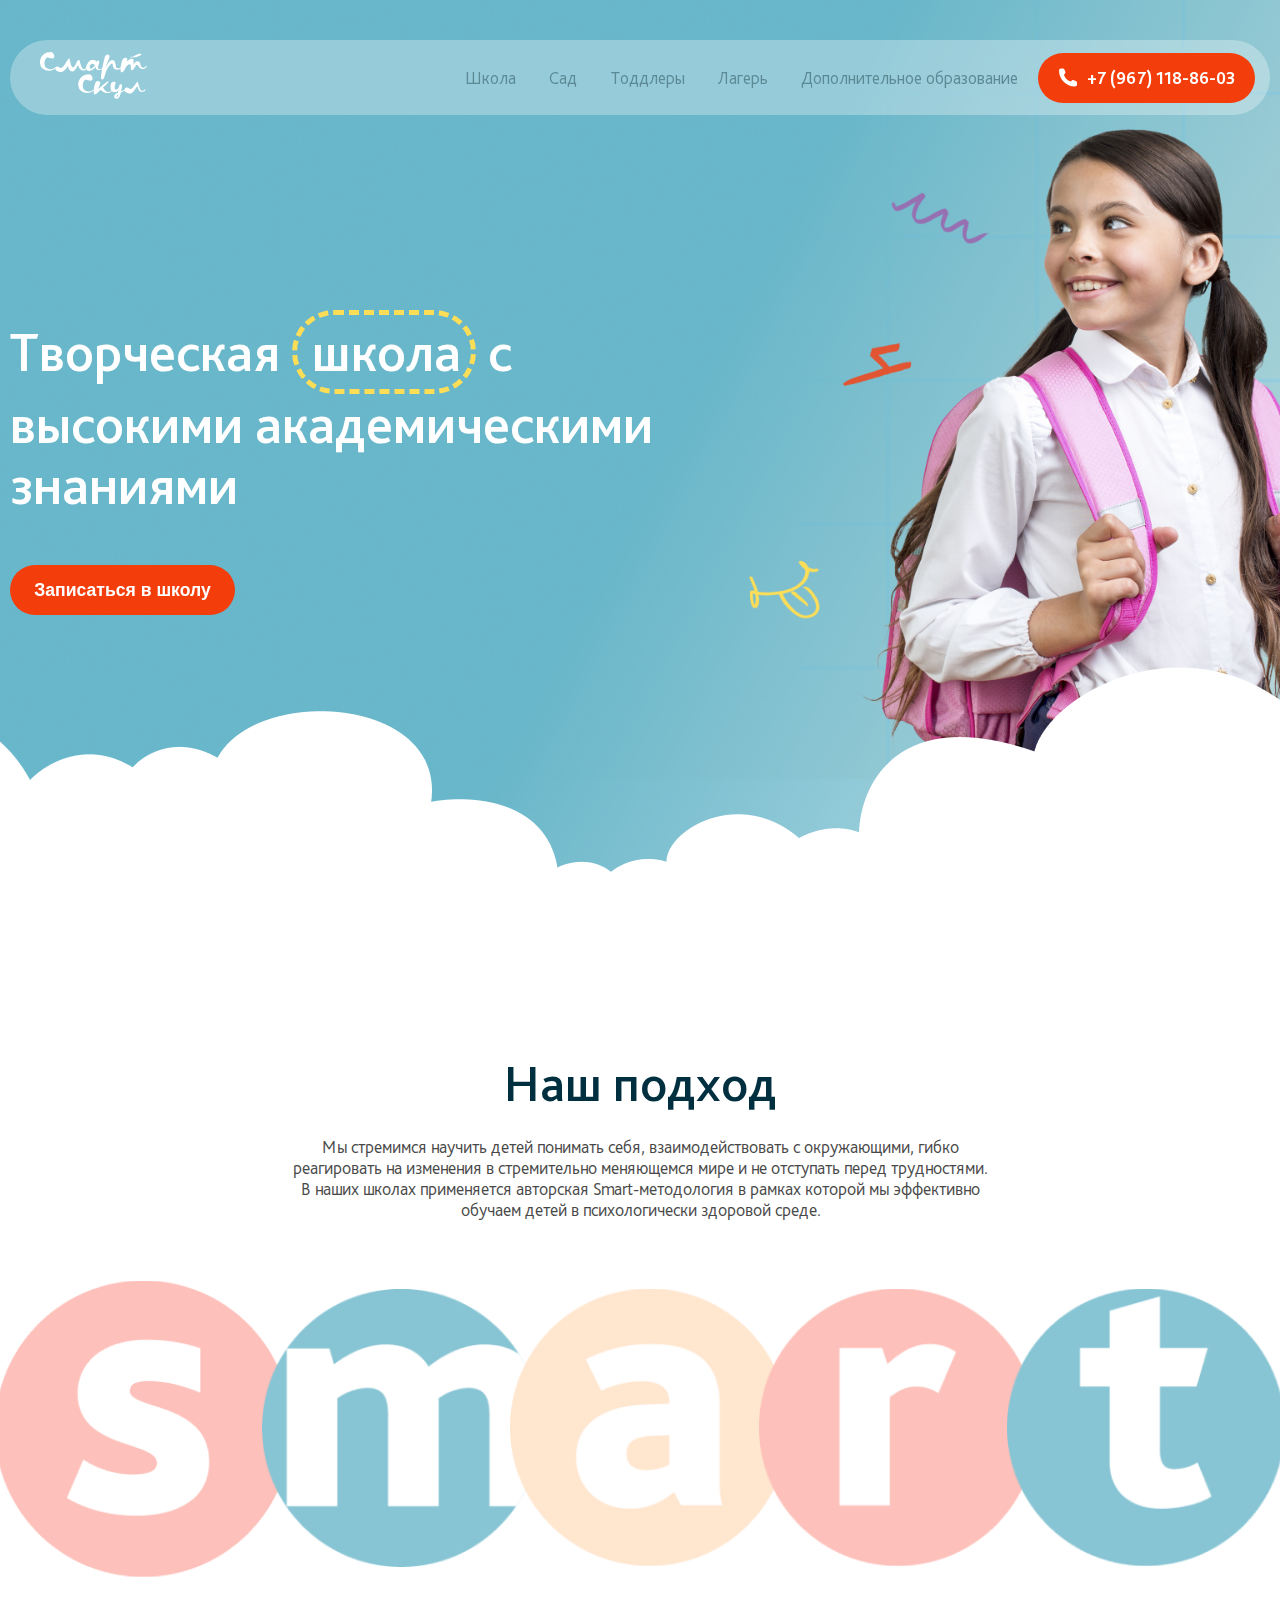
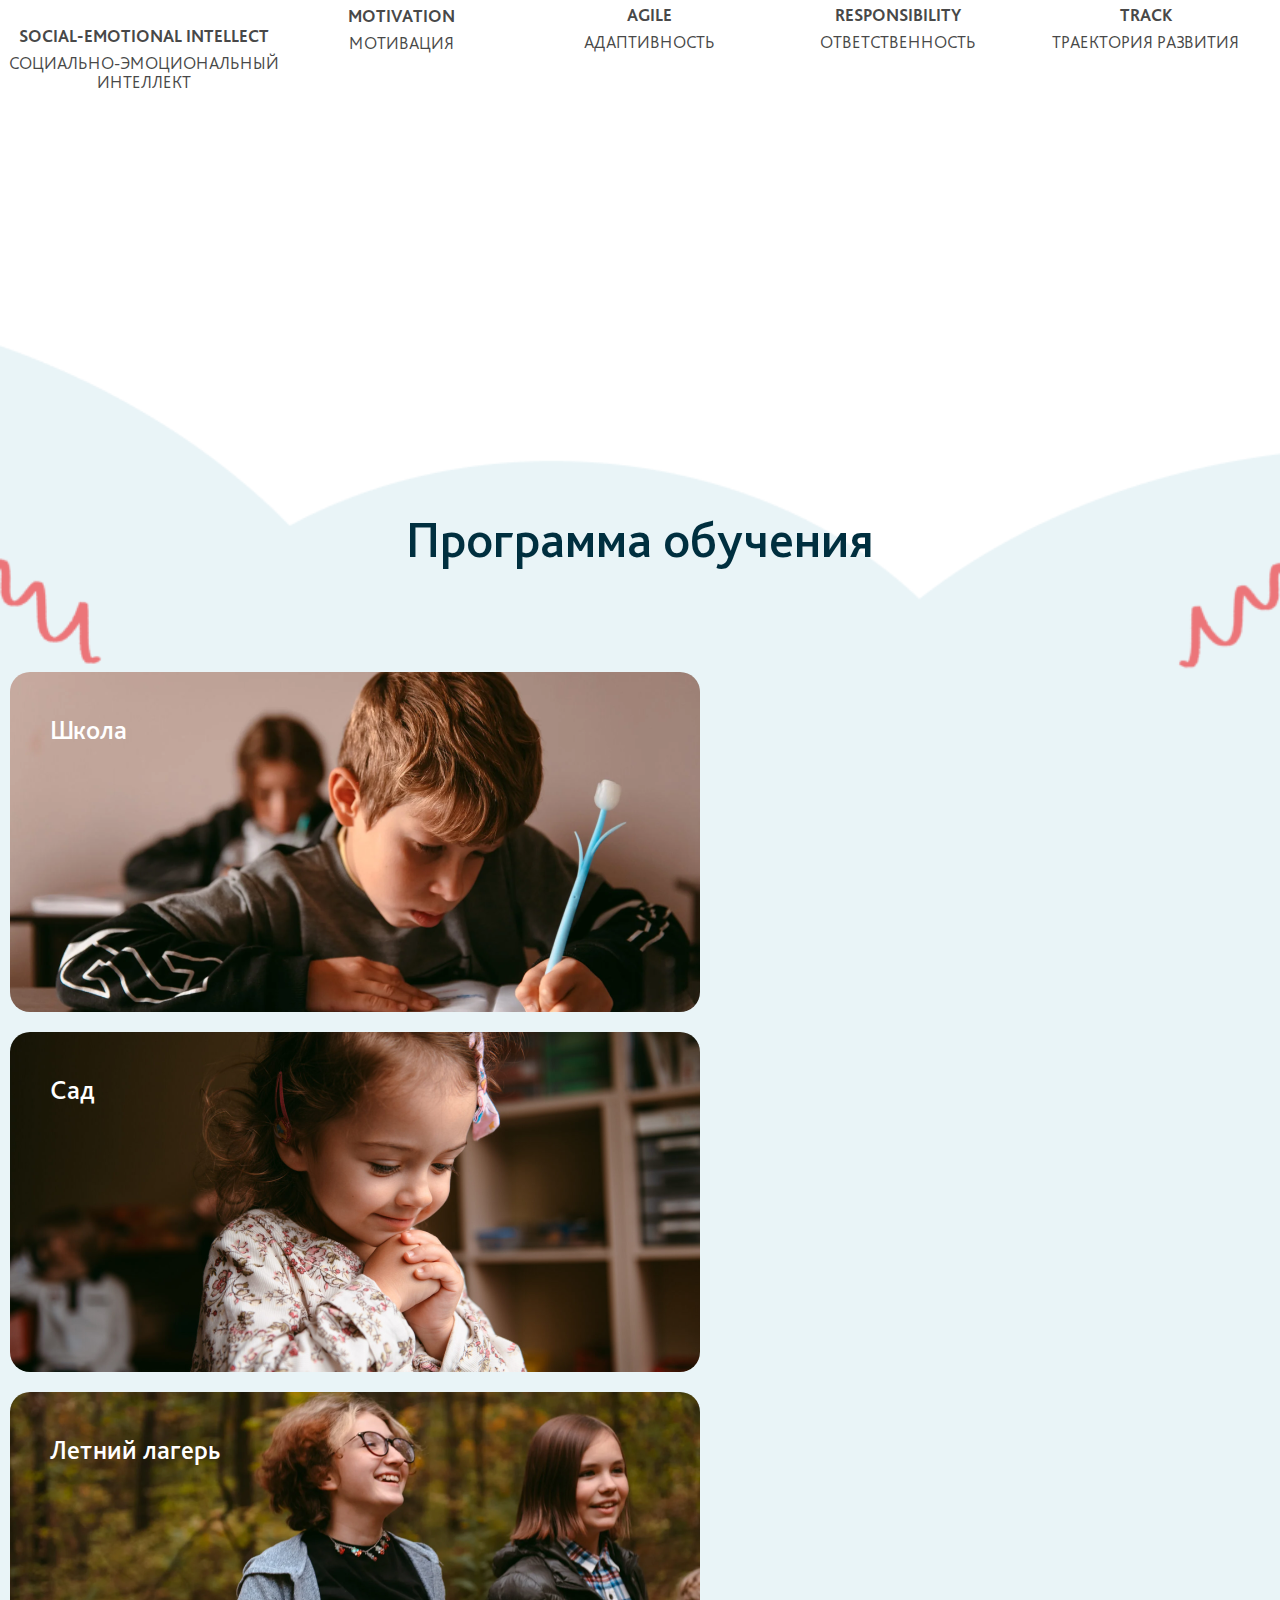
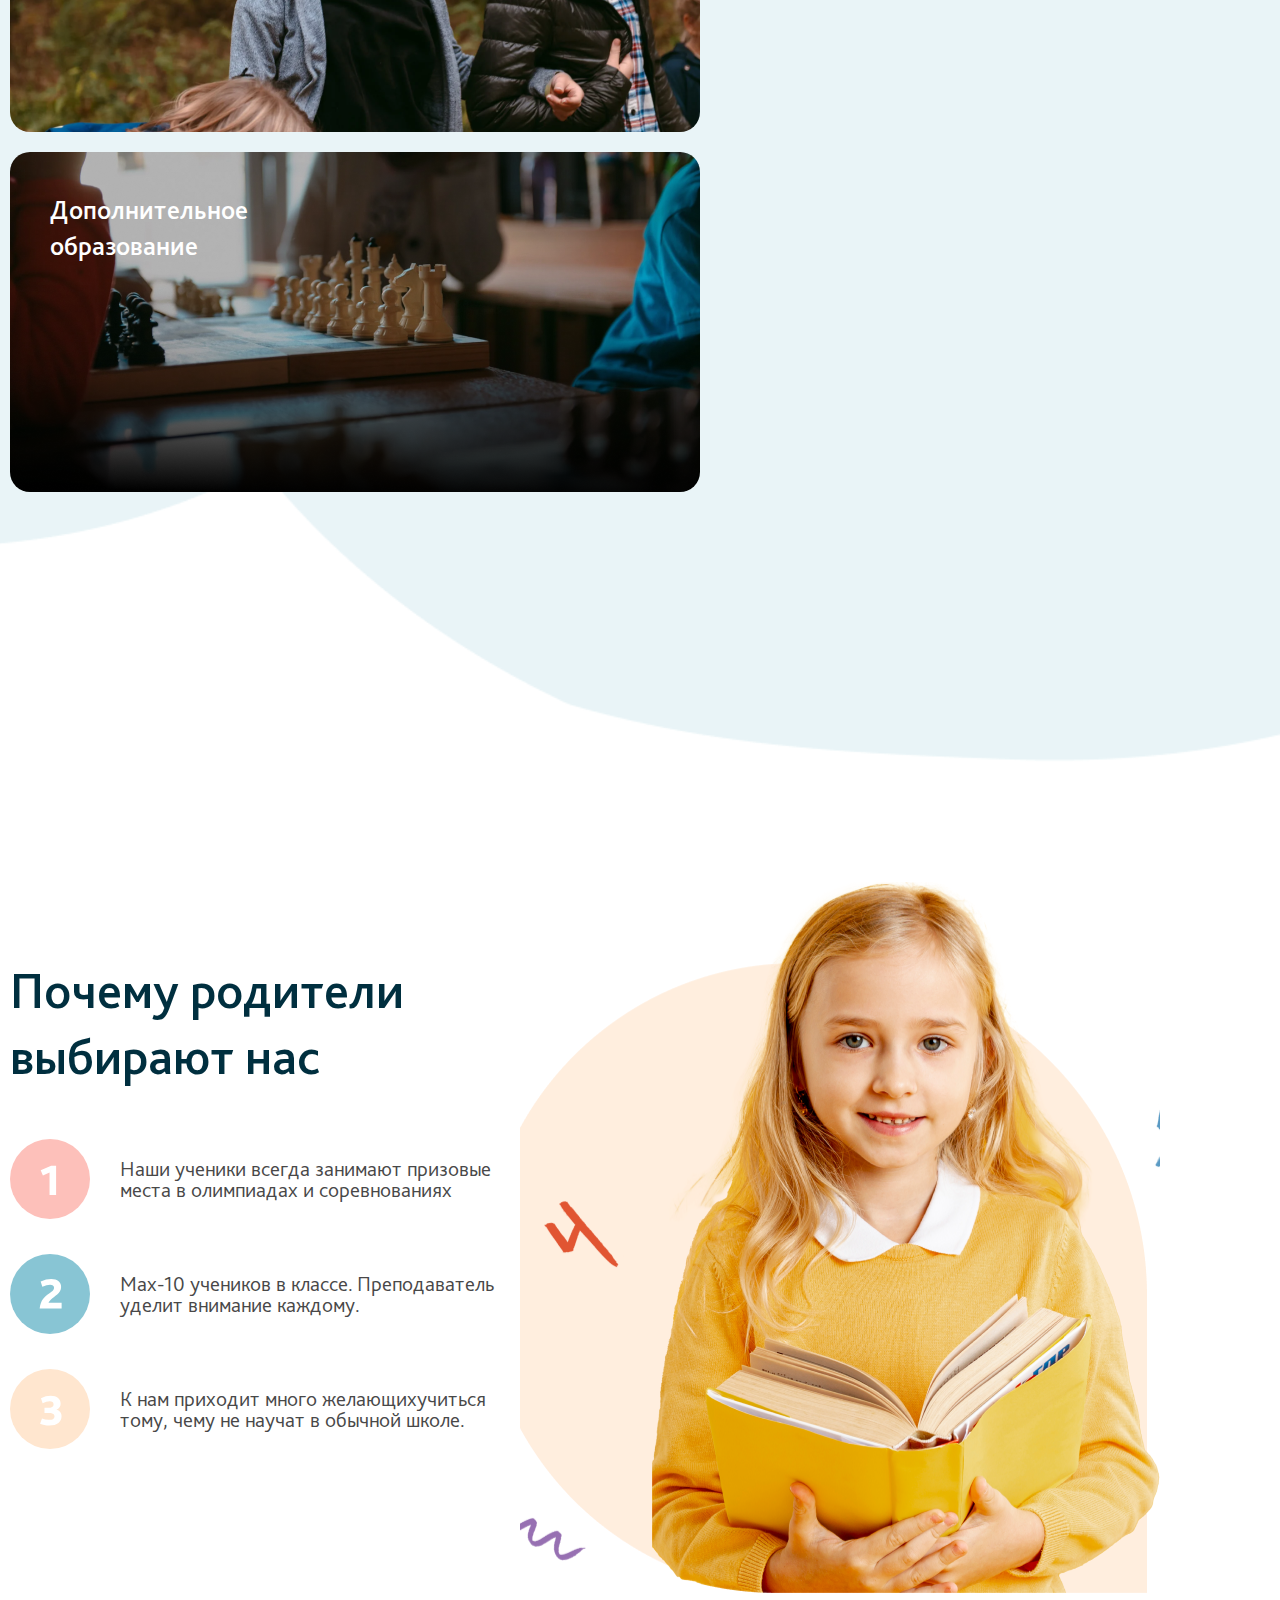
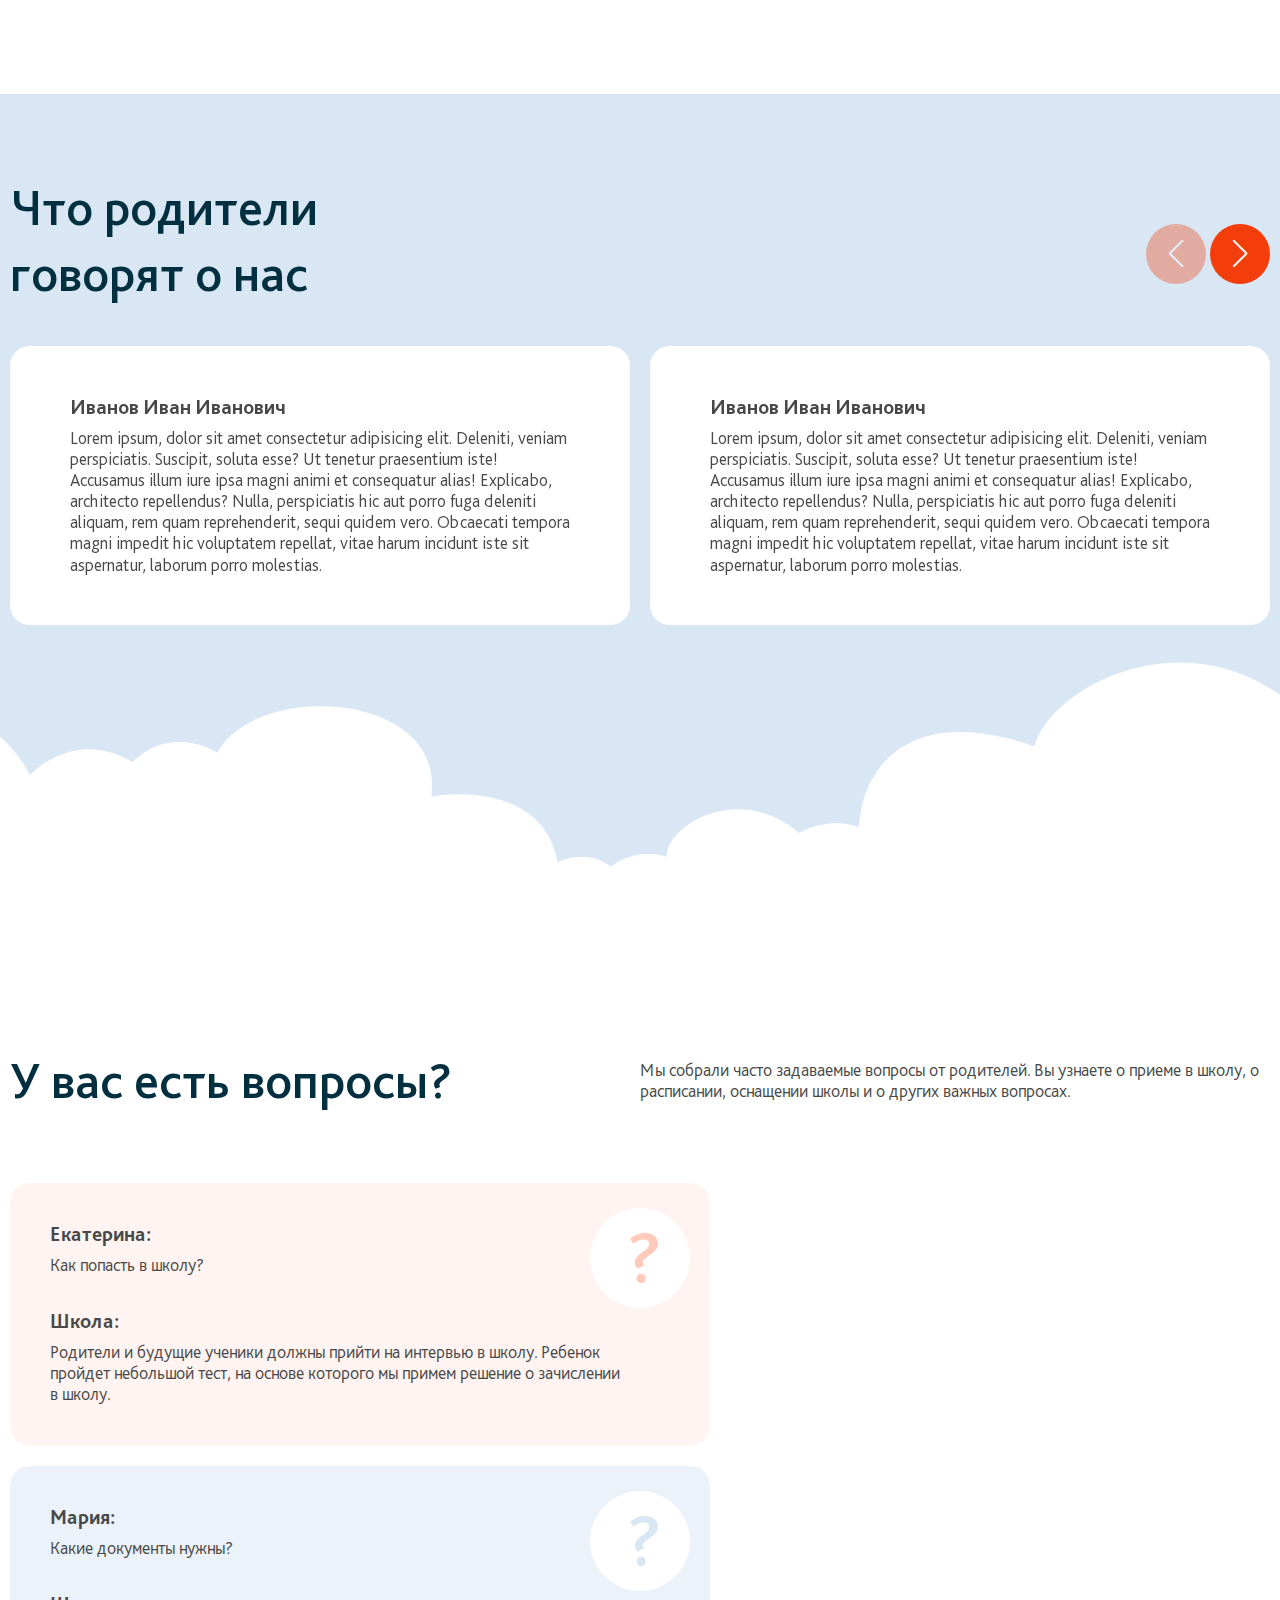
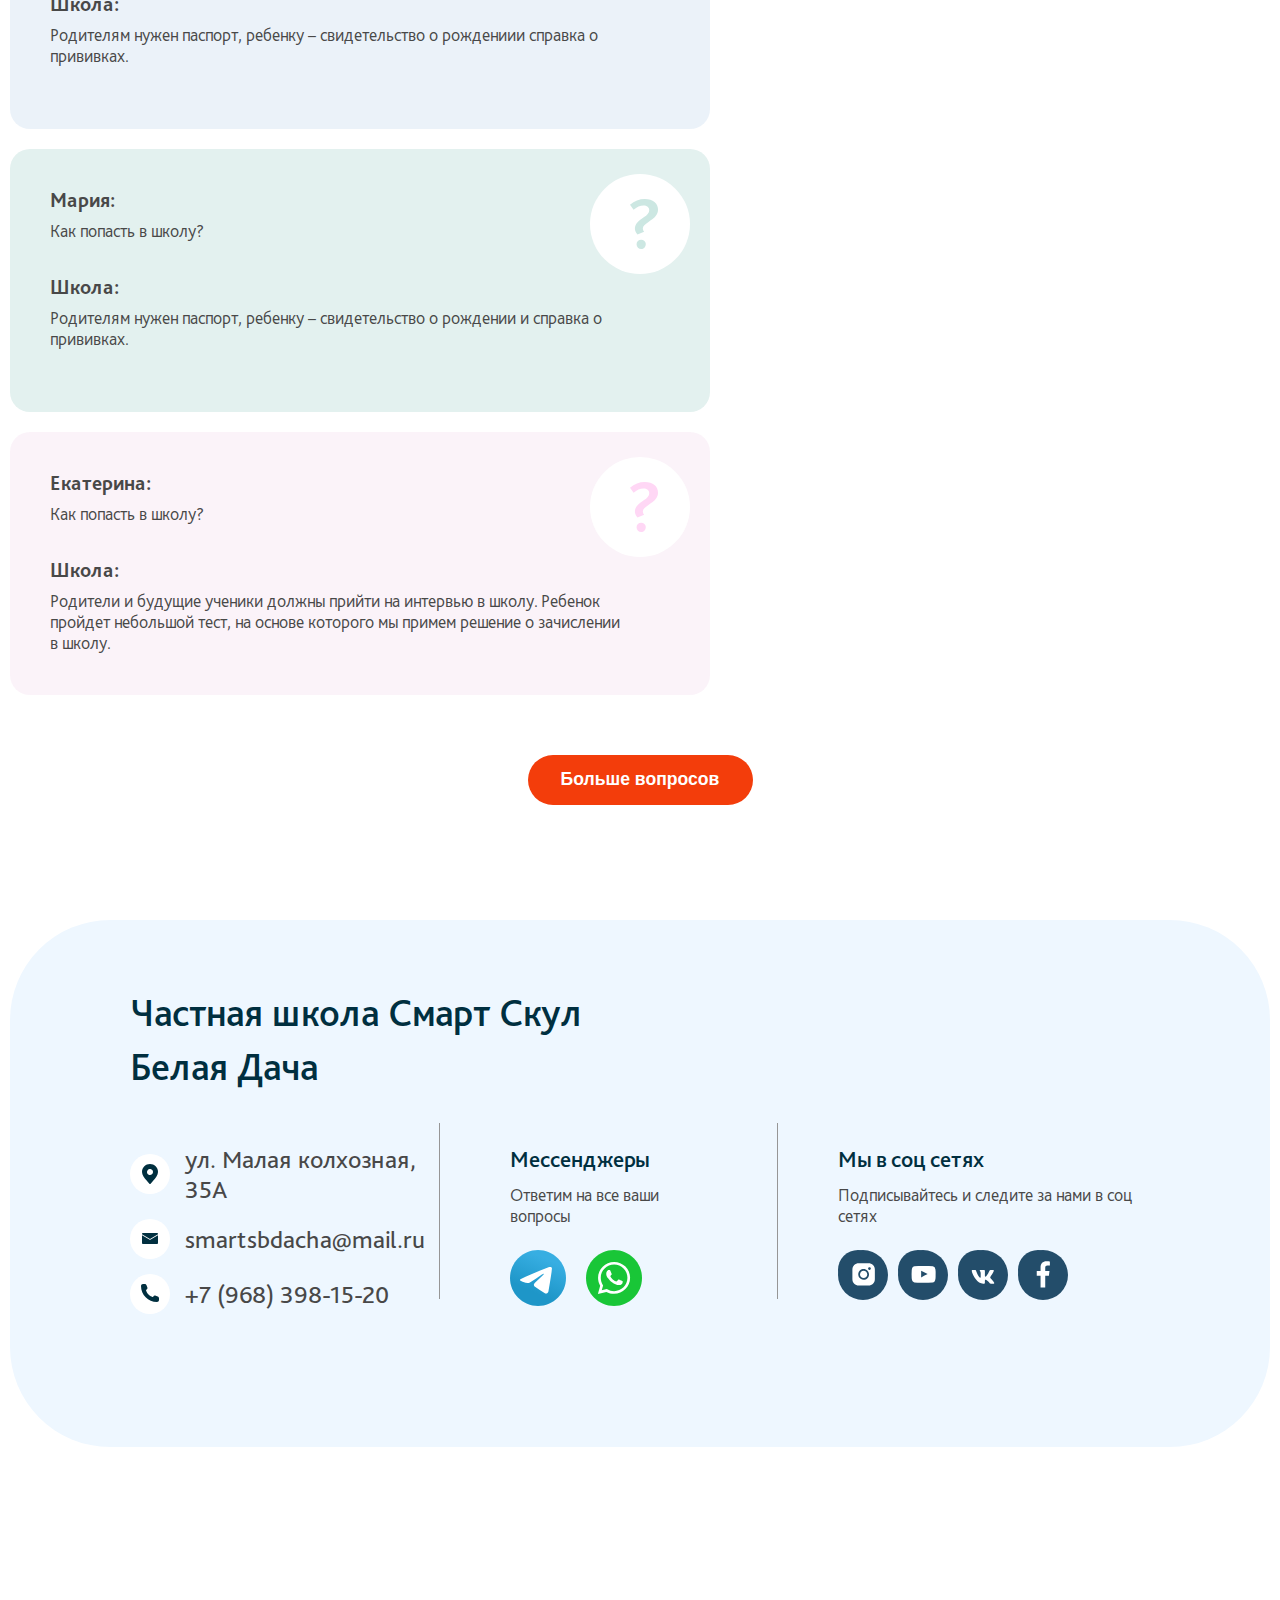
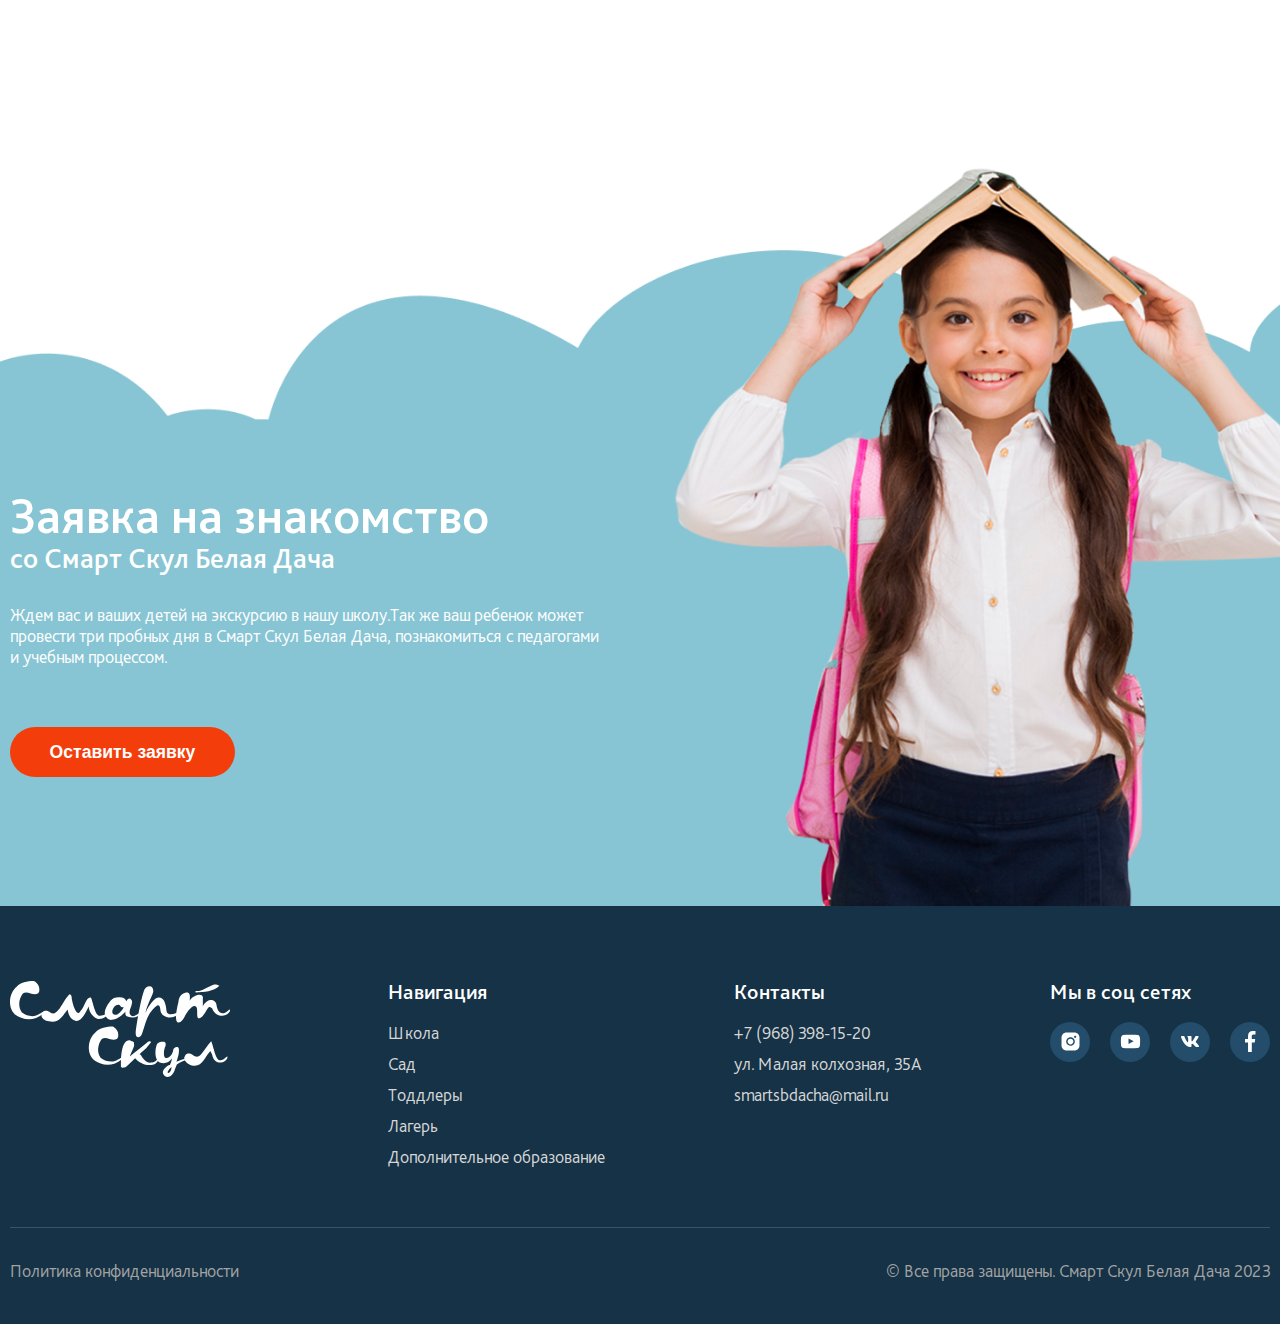
<file: index1.html>
<!DOCTYPE html>
<html lang="rus">

<head>
    <meta charset="UTF-8">
    <meta http-equiv="X-UA-Compatible" content="IE=edge">
    <meta name="viewport" content="width=device-width, initial-scale=1.0">
    <title>Document</title>
    <link rel="stylesheet" href="/css/_swiper.css">
    <link rel="stylesheet" href="/css/style.css">
    <script src="/js/swiper-bundle.min.js" defer></script>
    <script src="/js/main.js" defer></script>

</head>

<body>
    <div class="page">
        <header class="header">
            <div class="header__wrapper">
                <div class="container">
                    <nav class="nav">
                        <a class="logo-link" href="">
                            <img class="logo" src="/img/Frame-3.svg" alt="Логотип Смарт Скул">
                        </a>
                        <div class="nav__contentBox">
                            <ul class="nav__menu menu">
                                <li class="menu__item">
                                    <a href="" class="menu__link">Школа</a>
                                </li>
                                <li class="menu__item">
                                    <a href="" class="menu__link">Сад</a>
                                </li>
                                <li class="menu__item">
                                    <a href="" class="menu__link">Тоддлеры</a>
                                </li>
                                <li class="menu__item">
                                    <a href="" class="menu__link">Лагерь</a>
                                </li>
                                <li class="menu__item">
                                    <a href="" class="menu__link">Дополнительное образование</a>
                                </li>
                            </ul>
                            <div class="button call-btn">
                                <img class="call-btn__img" src="/img/call-icon-white.svg" alt="Икона кнопки звонка">
                                <p class="call-btn__text">+7 (967) 118-86-03</p>
                            </div>
                        </div>
                        <div class="nav__burger burger">
                            <span class="burger__line"></span>
                            <span class="burger__line"></span>
                            <span class="burger__line"></span>
                            <span class="burger__line"></span>
                        </div>
                    </nav>
                    <div class="header__main-content">
                        <h1 class="header__title">Творческая <span>школа</span> c высокими академическими знаниями </h1>
                        <button class="button header__btn">
                            Записаться в школу
                        </button>
                    </div>
                </div>
                <div class="layers">
                    <div class="layer layers__girl" style="background-image: url(img/girl.png);"></div>
                    <div class="layer layers__cloud" style="background-image: url(img/cloud.png);"></div>
                </div>
            </div>
        </header>
        <main class="main">


            <section class="approach">
                <div class="container">
                    <div class="approach__wrapper">
                        <h2 class="title approach__title">Наш подход</h2>
                        <p class="approach__text">Мы стремимся научить детей понимать себя, взаимодействовать с
                            окружающими, гибко реагировать на изменения в стремительно меняющемся мире и не отступать
                            перед трудностями. В наших школах применяется авторская Smart-методология в рамках которой
                            мы эффективно обучаем детей в психологически здоровой среде.</p>
                        <div class="approach__content-box approach-box">
                            <div class="approach-box__letters letters">
                                <ul class="letters__list letters-list">
                                    <li class="letters-list__item">
                                        <a class="letters-list__link" href="#">
                                            <img class="letters-list__img letters-list__img--first" src="/img/letS.png"
                                                alt="Буква M">
                                        </a>
                                        <h3 class="letters-list__title">SOCIAL-EMOTIONAL INTELLECT</h3>
                                        <p class="letters-list__text">СОЦИАЛЬНО-ЭМОЦИОНАЛЬНЫЙ ИНТЕЛЛЕКТ</p>
                                    </li>
                                    <li class="letters-list__item">
                                        <a class="letters-list__link" href="#">
                                            <img class="letters-list__img letters-list__img--second" src="/img/letM.png"
                                                alt="Буква M">
                                        </a>
                                        <h3 class="letters-list__title">MOTIVATION</h3>
                                        <p class="letters-list__text">МОТИВАЦИЯ</p>
                                    </li>
                                    <li class="letters-list__item">
                                        <a class="letters-list__link" href="#">
                                            <img class="letters-list__img letters-list__img--third" src="/img/letA.png"
                                                alt="Буква A">
                                        </a>
                                        <h3 class="letters-list__title">AGILE</h3>
                                        <p class="letters-list__text">АДАПТИВНОСТЬ</p>
                                    </li>
                                    <li class="letters-list__item">
                                        <a class="letters-list__link" href="#">
                                            <img class="letters-list__img letters-list__img--fourth" src="/img/letR.png"
                                                alt="Буква R">
                                        </a>
                                        <h3 class="letters-list__title">RESPONSIBILITY</h3>
                                        <p class="letters-list__text">ОТВЕТСТВЕННОСТЬ</p>
                                    </li>
                                    <li class="letters-list__item">
                                        <a class="letters-list__link" href="#">
                                            <img class="letters-list__img letters-list__img--fifth" src="/img/letT.png"
                                                alt="Буква T">
                                        </a>
                                        <h3 class="letters-list__title">TRACK</h3>
                                        <p class="letters-list__text">ТРАЕКТОРИЯ РАЗВИТИЯ</p>
                                    </li>
                                </ul>
                            </div>
                        </div>
                    </div>
                </div>
            </section>

            <section class="training">
                <div class="container">
                    <div class="training__wrapper">
                        <h2 class="title training__title">Программа обучения</h2>
                        <div class="training__cards cards">
                            <div class="card cards__item card__item--first">
                                <h4 class="card__title">Школа</h4>
                                <p class="card__text">В обучение включена основная программа и направление класса,
                                    которое выбрали его ученики.</p>
                                <a class="button card__link" href="#">Узнать подробнее</a>
                            </div>
                            <div class="training-cards__card card card__item--second">
                                <h4 class="card__title">Сад</h4>
                                <p class="card__text">Большое разнообразие развивающих программ: группы пребывания на
                                    английском с носителем языка, музыкальные занятия, шахматы, творческие мастерские,
                                    английский язык, занятия с детским психологом, индивидуальные занятия, развивающие
                                    группы для разных возрастов.</p>
                                <a class="button card__link" href="#">Узнать подробнее</a>
                            </div>
                            <div class="training-cards__card card card__item--third">
                                <h4 class="card__title">Летний лагерь</h4>
                                <p class="card__text">Для детей подготовлены 4 увлекательных направления со своей
                                    тематикой. Ребят ждет погружение в мир английского языка, путешествий, творчества и
                                    изобретений. Выбирайте, что по душе вам и вашим детям!</p>
                                <a class="button card__link" href="#">Узнать подробнее</a>
                            </div>
                            <div class="training-cards__card card card__item--fourth">
                                <h4 class="card__title">Дополнительное образование</h4>
                                <p class="card__text">В нашей школе каждый найдет себе занятие по душе! Большой выбор
                                    кружков и дополнительных предметов.</p>
                                <a class="button card__link" href="#">Узнать подробнее</a>
                            </div>
                        </div>
                    </div>
                </div>
            </section>

            <section class="choose">
                <div class="container">
                    <div class="choose__wrapper">
                        <div class="choose__content">
                            <h2 class="title choose__title">Почему родители выбирают нас</h2>
                            <ol class="choose__list choose-list">
                                <li class="choose-list__item">
                                    <img class="choose-list__img" src="/img/1.svg" alt="Иконка первого элемента">
                                    <p class="choose-list__text">Наши ученики всегда занимают призовые места в
                                        олимпиадах и
                                        соревнованиях</p>
                                </li>
                                <li class="choose-list__item">
                                    <img class="choose-list__img" src="/img/2.svg" alt="Иконка второго элемента">
                                    <p class="choose-list__text">
                                        Мах-10 учеников в классе. Преподаватель уделит внимание
                                        каждому.
                                    </p>
                                </li>
                                <li class="choose-list__item">
                                    <img class="choose-list__img" src="/img/3.svg" alt="Иконка третьего элемента">
                                    <p class="choose-list__text">
                                        К нам приходит много желающихучиться тому, чему не научат в
                                        обычной школе.
                                    </p>
                                </li>
                            </ol>
                        </div>
                        <div class="choose__img"></div>
                    </div>
                </div>
            </section>

            <section class="reviews">
                <div class="container">
                    <div class="reviews__wrapper">
                        <div class="reviews__contentBox">
                            <h2 class="title reviews__title">Что родители говорят о нас</h2>
                            <div class="swiper-button-bg">
                                <div class="swiper-button-next"></div>
                            </div>
                            <div class="swiper-button-bg">
                                <div class="swiper-button-prev"></div>
                            </div>
                        </div>
                        <div class="swiper slider">
                            <div class="swiper-wrapper">
                                <div class="swiper-slide">
                                    <div class="swiper__card swiper-card">
                                        <h3 class="swiper-card__name">Иванов Иван Иванович</h3>
                                        <p class="swiper-card__text">Lorem ipsum, dolor sit amet consectetur adipisicing
                                            elit. Deleniti, veniam perspiciatis. Suscipit, soluta esse? Ut tenetur
                                            praesentium iste! Accusamus illum iure ipsa magni animi et consequatur
                                            alias! Explicabo, architecto repellendus?
                                            Nulla, perspiciatis hic aut porro fuga deleniti aliquam, rem quam
                                            reprehenderit, sequi quidem vero. Obcaecati tempora magni impedit hic
                                            voluptatem repellat, vitae harum incidunt iste sit aspernatur, laborum porro
                                            molestias.</p>
                                    </div>
                                </div>
                                <div class="swiper-slide">
                                    <div class="swiper__card swiper-card">
                                        <h3 class="swiper-card__name">Иванов Иван Иванович</h3>
                                        <p class="swiper-card__text">Lorem ipsum, dolor sit amet consectetur adipisicing
                                            elit. Deleniti, veniam perspiciatis. Suscipit, soluta esse? Ut tenetur
                                            praesentium iste! Accusamus illum iure ipsa magni animi et consequatur
                                            alias! Explicabo, architecto repellendus?
                                            Nulla, perspiciatis hic aut porro fuga deleniti aliquam, rem quam
                                            reprehenderit, sequi quidem vero. Obcaecati tempora magni impedit hic
                                            voluptatem repellat, vitae harum incidunt iste sit aspernatur, laborum porro
                                            molestias.</p>
                                    </div>
                                </div>
                                <div class="swiper-slide">
                                    <div class="swiper__card swiper-card">
                                        <h3 class="swiper-card__name">Иванов Иван Иванович</h3>
                                        <p class="swiper-card__text">Lorem ipsum, dolor sit amet consectetur adipisicing
                                            elit. Deleniti, veniam perspiciatis. Suscipit, soluta esse? Ut tenetur
                                            praesentium iste! Accusamus illum iure ipsa magni animi et consequatur
                                            alias! Explicabo, architecto repellendus?
                                            Nulla, perspiciatis hic aut porro fuga deleniti aliquam, rem quam
                                            reprehenderit, sequi quidem vero. Obcaecati tempora magni impedit hic
                                            voluptatem repellat, vitae harum incidunt iste sit aspernatur, laborum porro
                                            molestias.</p>
                                    </div>
                                </div>
                            </div>

                        </div>
                    </div>
                </div>
            </section>

            <section class="questions">
                <div class="container">
                    <div class="questions__wrapper">
                        <div class="questions__content">
                            <h2 class="title questions__title">У вас есть вопросы?</h2>
                            <p class="questions__text">Мы собрали часто задаваемые вопросы от родителей. Вы узнаете о
                                приеме в школу, о расписании, оснащении школы и о других важных вопросах.</p>
                        </div>
                        <div class="questions__cards questions-cards">
                            <div class="questions-card questions-cards__card questions-cards__card--orange">
                                <div class="questions-card__client client">
                                    <h3 class="client__name">Екатерина:</h3>
                                    <p class="client__text">Как попасть в школу?</p>
                                </div>
                                <div class="questions-card__school school">
                                    <h3 class="school__title">Школа:</h3>
                                    <p class="school__text">Родители и будущие ученики должны прийти на интервью в
                                        школу. Ребенок пройдет небольшой тест, на основе которого мы примем решение о
                                        зачислении в школу.</p>
                                </div>
                                <div class="questions-card__img">
                                    <img class="question__icon" src="/img/orang.svg" alt="Иконка вопроса">
                                </div>
                            </div>
                            <div class="questions-card questions-cards__card questions-cards__card--grey">
                                <div class="questions-card__client client">
                                    <h3 class="client__name">Мария:</h3>
                                    <p class="client__text">Какие документы нужны?</p>
                                </div>
                                <div class="questions-card__school school">
                                    <h3 class="school__title">Школа:</h3>
                                    <p class="school__text">Родителям нужен паспорт, ребенку – свидетельство о рождениии
                                        справка о прививках.
                                    </p>
                                </div>
                                <div class="questions-card__img">
                                    <img class="question__icon" src="/img/grey.svg" alt="Иконка вопроса">
                                </div>
                            </div>
                            <div class="questions-card questions-cards__card questions-cards__card--green">
                                <div class="questions-card__client client">
                                    <h3 class="client__name">Мария:</h3>
                                    <p class="client__text">Как попасть в школу?</p>
                                </div>
                                <div class="questions-card__school school">
                                    <h3 class="school__title">Школа:</h3>
                                    <p class="school__text">Родителям нужен паспорт, ребенку – свидетельство о рождении
                                        и справка о прививках.</p>
                                </div>
                                <div class="questions-card__img">
                                    <img class="question__icon" src="/img/green.svg" alt="Иконка вопроса">
                                </div>
                            </div>
                            <div class="questions-card questions-cards__card questions-cards__card--pink">
                                <div class="questions-card__client client">
                                    <h3 class="client__name">Екатерина:</h3>
                                    <p class="client__text">Как попасть в школу?</p>
                                </div>
                                <div class="questions-card__school school">
                                    <h3 class="school__title">Школа:</h3>
                                    <p class="school__text">Родители и будущие ученики должны прийти на интервью в
                                        школу. Ребенок пройдет небольшой тест, на основе которого мы примем решение о
                                        зачислении в школу.</p>
                                </div>
                                <div class="questions-card__img">
                                    <img class="question__icon" src="/img/pink.svg" alt="Иконка вопроса">
                                </div>
                            </div>
                        </div>
                        <button class="button questions__button">Больше вопросов</button>
                    </div>
                </div>
            </section>

            <section class="contacts">
                <div class="container">
                    <div class="contacts__wrapper">
                        <h2 class="title contacts__title">Частная школа Смарт Скул Белая Дача</h2>

                        <div class="contacts__contentBox">
                            <ul class="contacts__list list">
                                <li class="list__item">
                                    <img class="list__img" src="/img/gps-icon.svg" alt="Иконка местоположения">
                                    <p class="list__text">ул. Малая колхозная, 35А</p>
                                </li>
                                <li class="list__item">
                                    <img class="list__img" src="/img/mail-mark.svg" alt="Иконка электронной почты">
                                    <p class="list__text">smartsbdacha@mail.ru</p>
                                </li>
                                <li class="list__item">
                                    <img class="list__img" src="/img/call-icon.svg" alt="Иконка звонка">
                                    <p class="list__text">+7 (968) 398-15-20</p>
                                </li>
                            </ul>

                            <div class="contacts__content contacts-content">
                                <h2 class="contacts-content__title">Мессенджеры</h2>
                                <p class="contacts-content__text">Ответим на все ваши вопросы</p>
                                <div class="contacts-content__links-box links-box">
                                    <img class="links-box__img" src="/img/telegram.svg"
                                        alt="Иконка социальной сети Телеграмм">
                                    <img class="links-box__img" src="/img/watsup.svg"
                                        alt="Иконка социальной сети Ватсап">
                                </div>
                            </div>

                            <div class="contacts__social social">
                                <h2 class="social__title">Мы в соц сетях</h2>
                                <p class="social__text">Подписывайтесь и следите за нами в соц сетях</p>
                                <ul class="links__list links-list">
                                    <li class="links-list__item">
                                        <a class="social__link" href="#">
                                            <svg width="50" height="50" viewBox="0 0 50 50" fill="none"
                                                xmlns="http://www.w3.org/2000/svg">
                                                <circle cx="25" cy="25" r="25" fill="#234D6A" />
                                                <g clip-path="url(#clip0_122_625)">
                                                    <path
                                                        d="M25.625 27.9688C27.6098 27.9688 29.2188 26.3598 29.2188 24.375C29.2188 22.3902 27.6098 20.7812 25.625 20.7812C23.6402 20.7812 22.0312 22.3902 22.0312 24.375C22.0312 26.3598 23.6402 27.9688 25.625 27.9688Z"
                                                        fill="white" />
                                                    <path
                                                        d="M30.5664 13.1445H20.6836C19.0162 13.1464 17.4177 13.8096 16.2386 14.9886C15.0596 16.1677 14.3964 17.7662 14.3945 19.4336V29.3164C14.3964 30.9838 15.0596 32.5823 16.2386 33.7614C17.4177 34.9404 19.0162 35.6036 20.6836 35.6055H30.5664C32.2338 35.6036 33.8323 34.9404 35.0114 33.7614C36.1904 32.5823 36.8536 30.9838 36.8555 29.3164V19.4336C36.8536 17.7662 36.1904 16.1677 35.0114 14.9886C33.8323 13.8096 32.2338 13.1464 30.5664 13.1445ZM25.625 29.7656C24.5588 29.7656 23.5166 29.4495 22.6301 28.8571C21.7436 28.2648 21.0527 27.4229 20.6447 26.4379C20.2367 25.4529 20.13 24.369 20.338 23.3233C20.546 22.2777 21.0594 21.3171 21.8133 20.5633C22.5671 19.8094 23.5277 19.296 24.5733 19.088C25.619 18.88 26.7029 18.9867 27.6879 19.3947C28.6729 19.8027 29.5148 20.4936 30.1071 21.3801C30.6995 22.2666 31.0156 23.3088 31.0156 24.375C31.014 25.8042 30.4456 27.1744 29.435 28.185C28.4244 29.1956 27.0542 29.764 25.625 29.7656ZM31.4648 19.8828C31.1983 19.8828 30.9377 19.8038 30.7161 19.6557C30.4945 19.5076 30.3218 19.2971 30.2198 19.0509C30.1178 18.8046 30.0911 18.5337 30.1431 18.2722C30.1951 18.0108 30.3234 17.7707 30.5119 17.5822C30.7004 17.3937 30.9405 17.2654 31.2019 17.2134C31.4633 17.1614 31.7343 17.1881 31.9806 17.2901C32.2268 17.3921 32.4373 17.5648 32.5854 17.7864C32.7335 18.0081 32.8125 18.2686 32.8125 18.5352C32.8125 18.8926 32.6705 19.2354 32.4178 19.4881C32.165 19.7408 31.8223 19.8828 31.4648 19.8828Z"
                                                        fill="white" />
                                                </g>
                                                <defs>
                                                    <clipPath id="clip0_122_625">
                                                        <rect width="28.75" height="28.75" fill="white"
                                                            transform="translate(11.25 10)" />
                                                    </clipPath>
                                                </defs>
                                            </svg>
                                        </a>
                                    </li>
                                    <li class="links-list__item">
                                        <a class="social__link" href="#">
                                            <svg width="50" height="50" viewBox="0 0 50 50" fill="none"
                                                xmlns="http://www.w3.org/2000/svg">
                                                <circle cx="25" cy="25" r="25" fill="#234D6A" />
                                                <path
                                                    d="M37.6562 21.8705C37.7103 20.305 37.368 18.7511 36.6609 17.3533C36.1812 16.7797 35.5155 16.3927 34.7797 16.2596C31.7364 15.9834 28.6804 15.8702 25.625 15.9205C22.5807 15.8679 19.5358 15.9775 16.5031 16.2486C15.9036 16.3577 15.3487 16.6389 14.9062 17.058C13.9219 17.9658 13.8125 19.5189 13.7031 20.8314C13.5444 23.1913 13.5444 25.5591 13.7031 27.9189C13.7348 28.6577 13.8448 29.3909 14.0312 30.1064C14.1631 30.6588 14.4299 31.1699 14.8078 31.5939C15.2533 32.0352 15.821 32.3324 16.4375 32.4471C18.7955 32.7381 21.1715 32.8587 23.5469 32.808C27.375 32.8627 30.7328 32.808 34.7031 32.5017C35.3347 32.3942 35.9185 32.0966 36.3766 31.6486C36.6828 31.3423 36.9115 30.9673 37.0437 30.5549C37.4349 29.3546 37.627 28.0984 37.6125 26.8361C37.6562 26.2236 37.6562 22.5267 37.6562 21.8705ZM23.1531 27.4924V20.7221L29.6281 24.1236C27.8125 25.1299 25.4172 26.2674 23.1531 27.4924Z"
                                                    fill="white" />
                                            </svg>
                                        </a>
                                    </li>
                                    <li class="links-list__item">
                                        <a class="social__link" href="#">
                                            <svg width="50" height="50" viewBox="0 0 50 50" fill="none"
                                                xmlns="http://www.w3.org/2000/svg">
                                                <circle cx="25" cy="25" r="25" fill="#234D6A" />
                                                <path
                                                    d="M32.421 27.8846C32.0572 27.4034 32.1613 27.1893 32.421 26.7591C32.4256 26.7542 35.4286 22.4072 35.7379 20.933L35.7398 20.9321C35.8936 20.3948 35.7398 20 34.9964 20H32.5363C31.91 20 31.6212 20.3388 31.4666 20.7179C31.4666 20.7179 30.214 23.8588 28.4421 25.8948C27.8702 26.4831 27.6058 26.6717 27.2936 26.6717C27.1398 26.6717 26.9008 26.4831 26.9008 25.9459V20.9321C26.9008 20.2878 26.7254 20 26.207 20H22.3387C21.9459 20 21.7125 20.3005 21.7125 20.5804C21.7125 21.1913 22.5984 21.3318 22.6903 23.0505V26.7797C22.6903 27.5969 22.5487 27.7471 22.2347 27.7471C21.3984 27.7471 19.3686 24.5935 18.1658 20.9841C17.923 20.2838 17.6858 20.001 17.0548 20.001H14.5938C13.8916 20.001 13.75 20.3398 13.75 20.7189C13.75 21.3887 14.5863 24.7192 17.6389 29.1192C19.6733 32.1226 22.5384 33.75 25.1448 33.75C26.7114 33.75 26.9026 33.3886 26.9026 32.7669C26.9026 29.8971 26.7611 29.626 27.5458 29.626C27.9096 29.626 28.5358 29.8146 29.9984 31.2632C31.67 32.981 31.9447 33.75 32.8804 33.75H35.3404C36.0417 33.75 36.397 33.3886 36.1927 32.6755C35.7248 31.1758 32.5635 28.0909 32.421 27.8846Z"
                                                    fill="white" />
                                            </svg>
                                        </a>
                                    </li>
                                    <li class="links-list__item">
                                        <a class="social__link" href="#">
                                            <svg width="50" height="50" viewBox="0 0 50 50" fill="none"
                                                xmlns="http://www.w3.org/2000/svg">
                                                <circle cx="25" cy="25" r="25" fill="#234D6A" />
                                                <path
                                                    d="M29.4788 15.6086H31.875V11.4348C31.4616 11.378 30.0398 11.25 28.384 11.25C24.9292 11.25 22.5625 13.4233 22.5625 17.4177V21.0938H18.75V25.7597H22.5625V37.5H27.2368V25.7608H30.8951L31.4758 21.0948H27.2357V17.8803C27.2368 16.5317 27.5999 15.6086 29.4788 15.6086Z"
                                                    fill="white" />
                                            </svg>
                                        </a>
                                    </li>
                                </ul>
                            </div>
                        </div>

                    </div>
                </div>
            </section>

            <section class="application">
                <div class="container">
                    <div class="application__wrapper">
                        <h2 class="title application__title">
                            Заявка на знакомство
                        </h2>
                        <p class="application__subtitle">со Смарт Скул Белая Дача</p>
                        <p class="application__text">Ждем вас и ваших детей на экскурсию в нашу школу.Так же ваш ребенок
                            может провести три пробных дня в Смарт Скул Белая Дача, познакомиться с педагогами и учебным
                            процессом.</p>
                        <button class="button application__button" id="show-popup">Оставить заявку</button>
                    </div>
                </div>
                <div class="modal">
                    <div class="modal__wrapper">
                        <div class="popup">
                            <div class="close-btn-icon">&times;</div>
                            <form class="popup-form">
                                <h2 class="popup-form__title">Заявка на знакомство</h2>
                                <p class="popup-form__text">со Смарт Скул Белая Дача</p>
                                <div class="popup-form__element">
                                    <label class="popup-form__label" for="name">Фамилия, имя</label>
                                    <input class="popup-form__input" type="text" id="name" placeholder="ФИО ребенка"
                                        required>
                                </div>
                                <div class="popup-form__element">
                                    <label class="popup-form__label" for="place">Класс или сад</label>
                                    <input class="popup-form__input" type="text" id="place" placeholder="Класс или сад"
                                        required>
                                </div>
                                <div class="popup-form__element">
                                    <label class="popup-form__label" for="phone">Телефон</label>
                                    <input class="popup-form__input" type="text" id="phone"
                                        placeholder="Ваш номер телефона" required>
                                </div>
                                <div class="popup-form__element">
                                    <label class="popup-form__label" for="email">E-mail</label>
                                    <input class="popup-form__input" type="email" id="email" placeholder="Ваш Е-mail"
                                        required>
                                </div>
                                <div class="popup-form__element">
                                    <label class="popup-form__label" for="text">Комментарий</label>
                                    <textarea class="popup-form__input--textarea" name="comment" id="text" cols="30"
                                        rows="10"></textarea>
                                </div>
                                <div class="popup-form__element">
                                    <p class="popup-form__terms">Нажимая на кнопку, вы даете согласие на обработку
                                        персональных данных и соглашаетесь c политикой конфиденциальности</p>
                                </div>
                                <div class="popup-form__element">
                                    <button class="button popup-form__btn">Отправить заявку</button>
                                </div>
                            </form>
                        </div>
                    </div>
                </div>
            </section>



        </main>

        <footer class="footer">
            <div class="container">
                <div class="footer__wrapper">
                    <div class="footer__top">
                        <a class="footer__logoLink" href="#">
                            <svg class="footer__logo" width="220" height="96" viewBox="0 0 220 96" fill="none"
                                xmlns="http://www.w3.org/2000/svg">
                                <mask id="mask0_45_555" style="mask-type:luminance" maskUnits="userSpaceOnUse" x="0"
                                    y="0" width="220" height="96">
                                    <path d="M220 0H0V95.9073H220V0Z" fill="white" />
                                </mask>
                                <g mask="url(#mask0_45_555)">
                                    <path
                                        d="M29.3234 10.3002C29.2404 10.3683 29.1775 10.4568 29.141 10.5565C29.1045 10.6562 29.0958 10.7637 29.1157 10.8678C28.743 11.0231 29.0607 11.3338 28.6881 11.4652C28.4804 11.6206 28.6881 12.1881 28.3215 12.0328C28.3765 12.2419 28.3215 12.2897 28.1077 12.2419C28.2665 12.5944 27.9 12.3375 27.7412 12.5944C23.0494 15.3307 17.7345 9.30251 12.835 12.445C8.77247 17.822 7.72171 25.7859 11.937 31.5632C17.203 35.4346 24.4728 36.6653 29.5372 32.7999C31.3272 32.3876 32.5368 30.5834 34.4856 30.8462C34.3944 31.3864 34.1136 31.8787 33.6914 32.2383C23.9535 40.8414 12.78 38.9834 6.09059 34.3473C-2.46211 28.3191 -1.81456 12.6542 6.67095 5.80151C10.2509 1.0638 18.2782 0.137757 23.7397 -0.0175781C26.8431 1.37446 29.5861 4.8217 29.3234 8.3466V10.3002Z"
                                        fill="white" />
                                    <path
                                        d="M40.3198 31.5098C43.692 34.2401 46.4289 31.1514 48.2616 29.1201C52.0554 24.687 55.3726 17.1712 59.4351 13.1982C61.5366 13.1982 61.8054 16.1377 61.8054 18.0435C62.8623 23.1934 64.0169 27.262 65.9657 30.3568C67.7557 32.5195 68.9714 32.6748 70.6514 29.6816C74.7139 25.7146 76.2412 15.2594 80.823 16.4961C82.4052 18.0435 84.5679 33.4455 88.9358 34.6822C93.0961 35.3573 98.4232 31.7488 100.054 30.5599C100.054 32.878 93.1511 39.0615 87.8851 37.9263C83.2483 36.6956 78.6665 31.0259 78.8253 25.5653C75.4531 31.5875 71.9709 40.1488 66.4422 39.9039C61.4389 39.3363 58.5921 34.8077 57.5902 28.4151C52.5868 34.9869 48.7381 42.6342 38.8842 40.3221C35.4081 39.647 30.8752 37.5858 31.4556 33.4157L31.6144 33.2066L32.4452 31.5098C33.2883 29.5203 37.5035 28.905 40.3198 31.5098Z"
                                        fill="white" />
                                    <path
                                        d="M121.809 22.9302C121.277 26.019 119.591 28.1339 119.591 31.1689C119.536 31.7241 119.606 32.2845 119.797 32.8101C119.988 33.3358 120.296 33.8137 120.697 34.2099C123.703 36.5997 126.604 33.7977 128.761 32.6147C129.604 32.0173 130.288 31.0136 131.076 30.8224C132.078 30.458 132.909 31.1331 131.687 32.316C129.421 34.5325 126.189 36.5937 122.89 36.5937C121.007 36.5979 119.141 36.249 117.392 35.5661C115.761 34.9686 115.339 33.6543 115.339 32.1666C115.341 31.5777 115.394 30.9901 115.498 30.4102C113.232 33.5527 106.701 38.4995 101.643 38.7743C101.474 38.8338 101.297 38.8681 101.117 38.8759H100.586C97.7452 38.8759 95.8452 35.9425 94.8495 33.6244V33.5169C94.7853 33.1094 94.7487 32.6983 94.7395 32.2861C94.7395 27.7515 97.794 23.2648 100.482 19.71C101.704 18.7302 102.59 17.7026 103.909 16.9259C105.79 16.3101 107.777 16.0664 109.756 16.209C113.549 16.209 115.29 17.2903 116.341 20.176C117.343 18.9393 117.923 17.3919 120.343 17.6488C122.487 19.0648 122.389 21.0722 121.809 22.9302ZM110.574 25.2423C109.151 22.8525 105.986 23.7487 104.3 25.8397C103.414 26.9613 102.753 28.2363 102.351 29.5976C101.667 33.7797 104.795 34.3772 107.721 33.1823C109.462 32.3578 110.574 30.7925 111.888 29.3646C112.682 28.1339 113.207 27.2557 113.788 26.1743C112.529 26.3774 111.216 26.479 110.574 25.2423Z"
                                        fill="white" />
                                    <path
                                        d="M156.472 29.6222C156.495 30.1457 156.627 30.6591 156.86 31.1312C157.092 31.6033 157.42 32.0242 157.824 32.3684C158.228 32.7126 158.699 32.9729 159.209 33.1335C159.719 33.294 160.257 33.3516 160.791 33.3024C164.426 33.3024 166.741 31.3966 170.015 30.1599C171.964 29.3354 172.49 30.2077 170.755 31.3966C167.327 34.4914 163.638 36.3972 158.952 36.3972H158.475C152.947 35.2023 150.729 32.6871 150.363 28.7141L150.149 27.2743C149.782 24.9562 149.257 24.1317 147.986 24.1317C146.153 24.1317 141.352 29.8492 139.672 32.5795C137.399 36.3434 136.348 39.4382 134.662 44.379C132.451 50.9509 132.078 55.9753 128.126 56.2323L127.551 56.0231C125.285 55.6109 125.493 51.0823 126.073 47.5216C127.759 35.7221 130.502 20.0393 133.874 9.91262C134.662 7.28388 137.033 5.27051 139.721 5.27051C141.669 5.27051 143.3 6.76411 143.3 10.1158V10.2711C143.3 13.103 136.929 23.8211 135.45 32.012C139.672 22.3812 145.304 16.4068 148.676 16.5562C154.559 16.5382 155.897 23.8569 156.472 29.6222Z"
                                        fill="white" />
                                    <path
                                        d="M192.778 25.4504C193.786 22.9292 197.574 19.3207 199.993 19.0638C204.318 18.6516 206.371 21.3281 206.633 24.7813C207.317 28.6945 209.48 33.952 215.119 31.7355C216.249 31.0691 217.307 30.2924 218.277 29.4174C219.963 27.2009 220.654 29.7281 219.23 31.2755C212.693 38.8988 203.31 32.7153 202.265 27.5116C200.683 26.1196 199.15 24.4169 197.305 28.1091C195.362 31.4069 192.57 36.6584 189.51 37.3335C184.983 37.931 189.51 25.3847 184.72 24.9605C181.055 24.7096 175.923 32.5899 174.39 36.3119C173.021 38.3193 171.445 41.3603 168.598 41.6172C164.322 41.8263 166.069 29.9731 168.384 21.1608C169.227 15.288 171.017 13.4359 174.597 12.0439C180.554 9.82735 180.132 15.4971 179.704 19.3087C179.74 19.3742 179.755 19.4487 179.746 19.5223C179.737 19.596 179.706 19.6653 179.656 19.721C182.612 14.822 191.672 11.1656 192.937 16.3156C192.723 18.8547 192.986 22.0032 192.778 25.4504ZM185.349 10.1978C185.661 10.2515 185.881 10.1978 185.96 9.94086C191.538 10.9207 194.965 7.00145 200.127 5.20316C201.123 4.83872 201.917 4.16959 203.029 3.91269C204.293 3.08822 205.766 3.55422 207.183 3.70956C207.88 4.16959 208.924 4.02023 209.407 4.79092C203.603 10.7116 193.859 11.076 185.746 11.4882L185.349 10.1978Z"
                                        fill="white" />
                                    <path
                                        d="M108.21 55.7173C108.122 55.7879 108.055 55.8814 108.019 55.987C107.982 56.0926 107.977 56.2061 108.002 56.3147C107.63 56.47 107.947 56.7747 107.581 56.9121C107.367 57.0615 107.581 57.6291 107.208 57.4797C107.263 57.6828 107.208 57.7366 107 57.6828C107.159 58.0413 106.787 57.7844 106.628 58.0413C101.942 60.7716 96.6211 54.7494 91.7216 57.8919C87.6652 63.2689 86.6083 71.2328 90.8236 77.0101C96.0957 80.8755 103.366 82.1122 108.418 78.2468C110.214 77.8345 111.423 76.0303 113.378 76.2872C113.284 76.8266 113.004 77.3177 112.584 77.6792C102.81 86.2883 91.6666 84.4303 84.9772 79.7882C76.4245 73.76 77.072 58.101 85.5881 51.2484C89.168 46.5107 97.1953 45.5787 102.657 45.4233C105.766 46.8154 108.509 50.2686 108.241 53.7875L108.21 55.7173Z"
                                        fill="white" />
                                    <path
                                        d="M124.179 64.4755C123.336 68.0302 121.436 70.8681 119.75 75.558C124.863 71.4297 130.502 67.1938 136.856 61.8527C137.136 61.4249 137.515 61.0671 137.961 60.8066C138.407 60.5461 138.909 60.3913 139.427 60.3531C139.754 60.3525 140.075 60.4332 140.362 60.5867C140.647 60.7403 140.889 60.9619 141.065 61.2313C138.798 63.6211 136.746 67.0026 134.479 68.8069C133.056 70.0018 131.37 71.5372 129.525 73.2399C131.321 73.8015 130.899 74.4348 132.164 76.2271C134.32 79.2621 136.587 81.2217 140.014 81.7893C142.959 81.5324 146.441 81.0664 147.284 77.6072C147.546 77.1412 147.809 76.9321 148.072 76.9321C148.438 76.8843 148.866 77.2428 148.915 77.9119V78.0135C147.809 81.2098 144.748 83.8863 141.382 84.0476L140.961 84.0954C138.908 84.0954 136.428 84.1492 133.85 83.1694C130.056 81.3771 127.631 80.3853 125.157 77.1412C122.365 79.5668 118.095 84.5077 115.382 86.3119C112.694 86.8795 110.641 87.2917 110.904 84.2508C111.063 82.4584 110.745 80.696 110.904 78.587C111.588 70.3901 112.279 63.8959 116.225 60.2934L116.836 59.8811C117.506 59.4947 118.269 59.2886 119.048 59.2837C120.044 59.2889 121.002 59.6574 121.736 60.3173H121.943C122.737 60.3173 123.165 61.0402 123.947 61.1895L124.179 64.4755Z"
                                        fill="white" />
                                    <path
                                        d="M148.096 62.2603C149.367 60.7667 154.107 60.5098 154.951 61.3343C156.001 62.1109 155.739 63.9092 155.476 65.0922C154.156 67.5178 152.898 74.7827 155.158 76.7423C159.795 78.2359 163.381 71.6401 163.381 68.0854C164.481 67.2609 164.426 66.6933 165.269 66.4364C165.538 66.078 166.802 65.8689 167.224 66.0242C167.804 65.8689 168.012 66.2333 168.384 66.6216C168.329 66.9801 168.647 67.1354 168.806 67.3923C169.49 72.3391 167.908 76.2046 166.484 80.7392C169.698 79.144 173.339 77.8057 176.497 77.4413C176.656 77.8057 177.181 77.5429 177.023 78.0089C173.913 80.3986 170.492 80.7392 166.857 83.3858C166.246 84.6763 165.379 86.9705 164.743 88.7987C162.795 96.2189 155.952 98.1247 153.417 93.3332C151.261 90.6567 155.739 84.5747 159.844 83.9056C160.846 82.4598 161.585 79.7833 161.952 77.5668C158.738 81.5338 155.158 83.2365 149.733 81.486C144.406 79.2157 144.565 68.0854 147.29 62.5232L148.096 62.2603ZM161.163 86.2775C159.73 87.5464 158.551 89.0663 157.687 90.7583C157.211 91.529 158.219 91.6843 158.634 91.989C160.638 91.0152 161.53 88.2371 161.53 85.913L161.163 86.2775Z"
                                        fill="white" />
                                    <path
                                        d="M175.33 74.3218C176.18 72.3084 180.389 71.6871 183.181 74.268C186.553 76.9984 189.29 75.3494 191.122 73.2882C194.91 68.8552 197.073 64.1653 201.184 60.1445C204.135 67.0987 205.399 79.3105 210.506 79.3105C214.722 78.3307 215.302 76.3232 217.465 75.4988C217.617 78.6951 214.722 80.7025 212.51 81.2701C206.609 82.6621 203.078 79.0536 202.125 73.5033C201.453 72.9059 201.184 71.233 200.604 70.5639C200.659 70.301 200.341 69.9963 200.182 70.3548C194.336 76.4905 192.381 86.9995 181.745 84.4783C178.269 83.8092 173.736 80.2962 174.31 76.1141L174.475 75.911L175.33 74.3218Z"
                                        fill="white" />
                                </g>
                            </svg>
                        </a>

                        <div class="footer__nav">
                            <ul class="footer__menu-list">
                                <li class="footer__menu-item">
                                    <p class="footer__title">Навигация</p>
                                </li>
                                <li class="footer__menu-item">
                                    <a href="#" class="footer__menu-link">Школа</a>
                                </li>
                                <li class="footer__menu-item">
                                    <a href="#" class="footer__menu-link">Сад</a>
                                </li>
                                <li class="footer__menu-item">
                                    <a href="#" class="footer__menu-link">Тоддлеры</a>
                                </li>
                                <li class="footer__menu-item">
                                    <a href="#" class="footer__menu-link">Лагерь</a>
                                </li>
                                <li class="footer__menu-item">
                                    <a href="#" class="footer__menu-link">Дополнительное образование</a>
                                </li>
                            </ul>

                            <ul class="footer__menu-list">
                                <li class="footer__menu-item">
                                    <p class="footer__title">Контакты</p>
                                </li>
                                <li class="footer__menu-item">
                                    <p class="footer__menu-text">+7 (968) 398-15-20</p>
                                </li>
                                <li class="footer__menu-item">
                                    <p class="footer__menu-text">ул. Малая колхозная, 35А</p>
                                </li>
                                <li class="footer__menu-item">
                                    <p class="footer__menu-text">smartsbdacha@mail.ru</p>
                                </li>
                            </ul>

                            <div class="footer__links links">
                                <p class="footer__title">Мы в соц сетях</p>
                                <ul class="links__list links-list">
                                    <li class="links-list__item">
                                        <a class="links-list__link" href="#">
                                            <svg class="footer__svg" width="23" height="23" viewBox="0 0 23 23"
                                                fill="none" xmlns="http://www.w3.org/2000/svg">
                                                <g clip-path="url(#clip0_87_98)">
                                                    <path
                                                        d="M11.5 14.375C13.0878 14.375 14.375 13.0878 14.375 11.5C14.375 9.91218 13.0878 8.625 11.5 8.625C9.91218 8.625 8.625 9.91218 8.625 11.5C8.625 13.0878 9.91218 14.375 11.5 14.375Z"
                                                        fill="white" />
                                                    <path
                                                        d="M15.4531 2.51562H7.54688C6.21297 2.51714 4.93413 3.0477 3.99091 3.99091C3.0477 4.93413 2.51714 6.21297 2.51562 7.54688V15.4531C2.51714 16.787 3.0477 18.0659 3.99091 19.0091C4.93413 19.9523 6.21297 20.4829 7.54688 20.4844H15.4531C16.787 20.4829 18.0659 19.9523 19.0091 19.0091C19.9523 18.0659 20.4829 16.787 20.4844 15.4531V7.54688C20.4829 6.21297 19.9523 4.93413 19.0091 3.99091C18.0659 3.0477 16.787 2.51714 15.4531 2.51562ZM11.5 15.8125C10.6471 15.8125 9.81329 15.5596 9.1041 15.0857C8.39492 14.6118 7.84217 13.9383 7.51577 13.1503C7.18937 12.3623 7.10397 11.4952 7.27036 10.6587C7.43676 9.82213 7.84749 9.05372 8.4506 8.4506C9.05372 7.84749 9.82213 7.43676 10.6587 7.27036C11.4952 7.10397 12.3623 7.18937 13.1503 7.51577C13.9383 7.84217 14.6118 8.39492 15.0857 9.1041C15.5596 9.81329 15.8125 10.6471 15.8125 11.5C15.8112 12.6433 15.3564 13.7395 14.548 14.548C13.7395 15.3564 12.6433 15.8112 11.5 15.8125ZM16.1719 7.90625C15.9586 7.90625 15.7502 7.84302 15.5729 7.72455C15.3956 7.60609 15.2574 7.43771 15.1758 7.24071C15.0942 7.0437 15.0729 6.82693 15.1145 6.61779C15.1561 6.40866 15.2587 6.21655 15.4095 6.06578C15.5603 5.915 15.7524 5.81232 15.9615 5.77072C16.1707 5.72912 16.3875 5.75047 16.5845 5.83207C16.7815 5.91367 16.9498 6.05185 17.0683 6.22915C17.1868 6.40645 17.25 6.61489 17.25 6.82812C17.25 7.11406 17.1364 7.38829 16.9342 7.59047C16.732 7.79266 16.4578 7.90625 16.1719 7.90625Z"
                                                        fill="white" />
                                                </g>
                                                <defs>
                                                    <clipPath id="clip0_87_98">
                                                        <rect width="23" height="23" fill="white" />
                                                    </clipPath>
                                                </defs>
                                            </svg>

                                        </a>
                                    </li>
                                    <li class="links-list__item">
                                        <a class="links-list__link" href="#">
                                            <svg class="footer__svg" width="21" height="21" viewBox="0 0 21 21"
                                                fill="none" xmlns="http://www.w3.org/2000/svg">
                                                <path
                                                    d="M20.125 8.4963C20.1683 7.24387 19.8944 6.00081 19.3287 4.88255C18.945 4.4237 18.4124 4.11404 17.8237 4.00755C15.3891 3.78663 12.9443 3.69609 10.5 3.7363C8.06456 3.69426 5.62861 3.78188 3.20249 3.9988C2.72284 4.08605 2.27895 4.31103 1.92499 4.6463C1.13749 5.37255 1.04999 6.61505 0.962493 7.66505C0.835541 9.55292 0.835541 11.4472 0.962493 13.335C0.987807 13.926 1.0758 14.5126 1.22499 15.085C1.3305 15.527 1.54395 15.9359 1.84624 16.275C2.2026 16.6281 2.65683 16.8659 3.14999 16.9575C5.03642 17.1904 6.93718 17.2869 8.83749 17.2463C11.9 17.29 14.5862 17.2463 17.7625 17.0013C18.2678 16.9152 18.7348 16.6771 19.1012 16.3188C19.3462 16.0737 19.5292 15.7738 19.635 15.4438C19.9479 14.4836 20.1016 13.4786 20.09 12.4688C20.125 11.9788 20.125 9.0213 20.125 8.4963ZM8.52249 12.9938V7.57755L13.7025 10.2988C12.25 11.1038 10.3337 12.0138 8.52249 12.9938Z"
                                                    fill="white" />
                                            </svg>

                                        </a>
                                    </li>
                                    <li class="links-list__item">
                                        <a class="links-list__link" href="#">
                                            <svg class="footer__svg" width="18" height="11" viewBox="0 0 18 11"
                                                fill="none" xmlns="http://www.w3.org/2000/svg">
                                                <path
                                                    d="M14.9368 6.30771C14.6458 5.92271 14.729 5.75143 14.9368 5.40729C14.9405 5.40336 17.3429 1.92579 17.5904 0.746428L17.5919 0.745643C17.7149 0.315857 17.5919 0 16.9971 0H15.029C14.528 0 14.297 0.271071 14.1732 0.574357C14.1732 0.574357 13.1712 3.08707 11.7537 4.71586C11.2961 5.1865 11.0846 5.33736 10.8349 5.33736C10.7119 5.33736 10.5206 5.1865 10.5206 4.75671V0.745643C10.5206 0.230214 10.3804 0 9.9656 0H6.87099C6.55673 0 6.36997 0.240429 6.36997 0.464357C6.36997 0.953071 7.07875 1.06543 7.15225 2.44043V5.42379C7.15225 6.0775 7.03899 6.19771 6.78774 6.19771C6.11871 6.19771 4.49491 3.67479 3.53262 0.787286C3.33837 0.227071 3.14861 0.000785657 2.64384 0.000785657H0.675023C0.113254 0.000785657 0 0.271857 0 0.575143C0 1.111 0.669023 3.77536 3.11111 7.29536C4.73866 9.69807 7.03074 11 9.11582 11C10.3691 11 10.5221 10.7109 10.5221 10.2135C10.5221 7.91764 10.4089 7.70079 11.0366 7.70079C11.3276 7.70079 11.8287 7.85164 12.9987 9.01057C14.336 10.3848 14.5558 11 15.3043 11H17.2723C17.8334 11 18.1176 10.7109 17.9541 10.1404C17.5799 8.94064 15.0508 6.47271 14.9368 6.30771V6.30771Z"
                                                    fill="white" />
                                            </svg>

                                        </a>
                                    </li>
                                    <li class="links-list__item">
                                        <a class="links-list__link" href="#">
                                            <svg class="footer__svg" width="11" height="21" viewBox="0 0 11 21"
                                                fill="none" xmlns="http://www.w3.org/2000/svg">
                                                <path
                                                    d="M8.58303 3.48687H10.5V0.147875C10.1693 0.102375 9.03187 0 7.70723 0C4.94334 0 3.05 1.73862 3.05 4.93412V7.875H0V11.6077H3.05V21H6.78943V11.6086H9.71607L10.1807 7.87588H6.78856V5.30425C6.78943 4.22537 7.07991 3.48687 8.58303 3.48687V3.48687Z"
                                                    fill="white" />
                                            </svg>
                                        </a>
                                    </li>
                                </ul>
                            </div>

                        </div>

                    </div>

                    <div class="footer__copy copy">
                        <p class="copy__text">Политика конфиденциальности</p>
                        <p class="copy__text">© Все права защищены. Смарт Скул Белая Дача 2023</p>
                    </div>
                </div>
            </div>
        </footer>
    </div>
</body>

</html>
</file>
<file: css/style.css>
html {
    box-sizing: border-box;
}

*,
*::after,
*::before {
    box-sizing: inherit;
    margin: 0;
    padding: 0;
}

html,
body {
    height: 100%;
}

@font-face {
    font-family: 'Bliss';
    src: url(/fonts/BlissPro-Light.woff);
    font-weight: 300;
}

@font-face {
    font-family: 'Bliss';
    src: url(/fonts/BlissPro.woff);
    font-weight: 400;
}

@font-face {
    font-family: 'Bliss';
    src: url(/fonts/BlissPro-Medium.woff);
    font-weight: 500;
}

@font-face {
    font-family: 'Bliss';
    src: url(/fonts/BlissPro-Bold.woff);
    font-weight: 700;
}

.container {
    max-width: 1440px;
    padding: 0 10px;
    margin: 0 auto;
}

.page {
    min-height: 100%;
    display: flex;
    flex-direction: column;
}

.main {
    flex-grow: 1;
}

body {
    font-family: 'Bliss';
    font-weight: 300;
    font-size: 1.1em;
    line-height: 120%;
    color: #484848;
}

li {
    list-style: none;
    margin: 0;
}

a {
    text-decoration: none;
    color: inherit;
    outline: none;
}

.button {
    display: inline-block;
    /* padding: 15px 25px; */
    width: 225px;
    height: 50px;
    color: #FFFFFF;
    font-weight: 700;
    font-size: 1.1rem;
    line-height: 21px;
    background: #F33D0B;
    border-radius: 65px;
    border: none;
    outline: none;
    cursor: pointer;
    transition: all .3s;
}

.button:hover {
    background: #FD653B;
}

.title {
    color: #002F3F;
    font-weight: 500;
    font-size: 2.9em;
    line-height: 66px;
}

/*_______________________header___________________*/

.header {
    background-image: url(../img/1920x935.png);
    background-repeat: no-repeat;
    background-size: cover;
    height: 100vh;
    position: relative;
    margin-bottom: 150px;
}

.header::before {
    content: '';
    position: absolute;
    background-image: url(../img/cloud.png);
    bottom: 0;
    left: 0;
    right: 0;
    height: 320px;
    background-size: cover;
    background-repeat: no-repeat;
    background-position: center;
    transform: translateY(30px);
}

.header__wrapper {
    position: relative;
    z-index: 999999;
}

.logo-link {
    margin-right: 10px;
}

.nav {
    display: flex;
    justify-content: space-between;
    align-items: center;
    background-color: rgba(255, 255, 255, 0.3);
    border-radius: 50px;
    padding: 12px 15px 12px 30px;
    margin-top: 40px;
    margin-bottom: 195px;
}

.burger {
    display: none;
    justify-content: center;
    align-items: center;
    width: 45px;
    height: 45px;
    background-color: transparent;
    border: none;
    cursor: pointer;
    position: relative;
    right: 10px;
    z-index: 110;
}

.burger__line {
    display: block;
    width: 100%;
    height: 2px;
    position: absolute;
    left: 0;
    background-color: #4d4d4d;
    opacity: 1;
    transition: .3s ease-in-out;
}

.burger__line:nth-child(1) {
    top: 20%;
}

.burger__line:nth-child(2) {
    top: 50%;
}

.burger__line:nth-child(3) {
    top: 50%;
}

.burger__line:nth-child(4) {
    top: 80%;
}

.nav__contentBox {
    display: flex;
    justify-content: space-between;
    gap: 20px;
    min-width: 65%;
}

.menu {
    display: flex;
    justify-content: space-between;
    min-width: 70%;
}

.menu__item {
    display: flex;
    align-items: center;
    justify-content: center;
}

.menu__link {
    color: #5B8A95
}

.menu__link {
    position: relative;
}

.menu__link::after {
    content: '';
    position: absolute;
    background-color: #FFFFFF;
    height: 3px;
    width: 100%;
    left: 0;
    bottom: -5px;
    border-radius: 5px;
    transform: scaleX(0);
    transform-origin: center;
    transition: transform .4s;
}

.menu__link:hover::after {
    transform-origin: center;
    transform: scaleX(1);
}

.menu__link:hover {
    color: #fff;
}

.call-btn {
    display: flex;
    align-items: center;
    justify-content: center;
    gap: 10px;
    border: none;
    color: #fff;
    border-radius: 50px;
    background-color: #F33D0B;
    cursor: pointer;
    transition: all .3s;
}

/*_____________________header-content_________________*/

.header__main-content {
    max-width: 700px;
}

.header__title {
    color: #FFFFFF;
    font-weight: 500;
    font-size: 55px;
    line-height: 110%;
    margin-bottom: 50px;
}

.header__title span {
    display: inline-block;
    width: 184px;
    border: 5px dashed #FEDE57;
    border-radius: 50px;
    padding: 15px;
    line-height: .8;
}

/*______________________approach____________________*/

.approach {
    margin-bottom: 155px;
}

.approach__title {
    text-align: center;
    padding-bottom: 20px;
}

.approach__text {
    text-align: center;
    max-width: 700px;
    margin: 0 auto;
    padding-bottom: 60px;
}

.letters-list {
    display: flex;
    align-items: center;
}

.letters-list__item {
    margin: 0 -15px;
    max-width: 297px;
    min-height: 394px;
    text-align: center;
}

.letters-list__link {
    display: block;
}

.letters-list__img {
    width: 100%;
    margin-bottom: 35px;
}

.letters-list__img--first {
    margin-bottom: 45px;
}

.letters-list__title {
    font-weight: 700;
    font-size: 1em;
    line-height: 19px;
    padding-bottom: 8px;
}

.letters-list__text {
    font-weight: 300;
    font-size: 1em;
    line-height: 19px;
}

/*______________training____________*/

.training {
    background-image: url(../img/training.png);
    background-repeat: no-repeat;
    background-size: cover;
    background-position: center;
    padding-bottom: 320px;
}

.training__title {
    padding-top: 260px;
    text-align: center;
    margin-bottom: 100px;
}

.cards {
    display: flex;
    gap: 20px;
    flex-wrap: wrap;
}

.card {
    display: flex;
    justify-content: flex-start;
    width: 690px;
    height: 340px;
    padding: 40px;
    color: #ffffff;
    border-radius: 20px;
    cursor: pointer;
    transition: all .3s;
    position: relative;
    overflow: hidden;
    transition: all .3s;
}

.card::before {
    content: '';
    position: absolute;
    background-image: url(../img/card-filter.png);
    left: 0;
    right: 0;
    top: 0;
    bottom: 0;
    background-repeat: no-repeat;
    background-size: cover;
    background-position: center;
    opacity: 0;
    transition: all .8s;
}

.card:hover::before {
    opacity: 1;
}

.card:hover .card__text {
    transform: translateY(-200px);
}

.card:hover .card__link {
    transform: translateY(-180px);
}

.card__title {
    padding-bottom: 12px;
    font-weight: 500;
    font-size: 1.5em;
    line-height: 36px;
    max-width: 185px;
}

.card__text {
    position: absolute;
    left: 40px;
    top: 350px;
    font-weight: 400;
    font-size: 16px;
    line-height: 19px;
    max-width: 75%;
    transition: all 1.4s;
}

.card__link {
    position: absolute;
    left: 40px;
    top: 400px;
    /*200*/
    width: 210px;
    height: 51px;
    display: flex;
    justify-content: center;
    align-items: center;
    margin-top: 30px;
    transition: transform 2.7s, background .3s;
}

.card__item--first {
    background-image: url(../img/card1.png);
    background-repeat: no-repeat;
    background-size: cover;
    background-position: center;
}

.card__item--second {
    background-image: url(../img/card2.png);
    background-repeat: no-repeat;
    background-size: cover;
    background-position: center;
}

.card__item--third {
    background-image: url(../img/card3.png);
    background-repeat: no-repeat;
    background-size: cover;
    background-position: center;
}

.card__item--fourth {
    background-image: url(../img/card4.png);
    background-repeat: no-repeat;
    background-size: cover;
    background-position: center;
}

/*________________choose_____________*/

.choose {
    padding-top: 145px;
    margin-bottom: 245px;
    position: relative;
}

.choose__wrapper {
    display: flex;
}

.choose__content {
    max-width: 500px;
}

.choose__title {
    padding-bottom: 50px;
}

.choose-list__item {
    display: flex;
    align-items: center;
    gap: 30px;
}

.choose-list__item+.choose-list__item {
    padding-top: 35px;
}

.choose-list__text {
    font-size: 1.2em;
    line-height: 21px;
}

.choose__img {
    position: absolute;
    width: 50%;
    height: 120%;
    top: 70px;
    right: 120px;
    background-image: url(../img/choose-bg.png);
    background-repeat: no-repeat;
    background-position: center;
}

/*________________reviews_________________*/

.reviews {
    background-color: #D9E7F4;
    padding-top: 80px;
    position: relative;
    padding-bottom: 250px;
}

.reviews::before {
    content: '';
    position: absolute;
    background-image: url(../img/cloud.png);
    bottom: 0;
    left: 0;
    right: 0;
    height: 320px;
    background-size: cover;
    background-repeat: no-repeat;
    background-position: center;
}

.reviews__wrapper {
    position: relative;
}

.swiper-slide {
    padding-bottom: 50px;
}

.reviews__title {
    max-width: 490px;
    padding-bottom: 40px;
}

.swiper {
    width: 100%;
    height: 100%;
}


.swiper-card {
    background: #FFFFFF;
    border-radius: 20px;
    padding: 50px 60px;
}

.swiper-slide {
    width: 60%;
}

.swiper-card__name {
    padding-bottom: 10px;
}

.swiper-button-next,
.swiper-button-prev {
    position: absolute;
    top: 80px;
    right: 0;
    outline: none;
}


.swiper-button-bg {
    background-color: #fff;
}


/*______________questions_____________________*/

.questions {
    margin-bottom: 115px;
    padding-top: 122px;
}

.questions__content {
    display: flex;
    justify-content: space-between;
    align-items: center;
    padding-bottom: 70px;
}

.questions__title {
    width: 50%;
}

.questions__text {
    width: 50%;
}

.questions-cards {
    display: flex;
    flex-wrap: wrap;
    gap: 20px;
    margin-bottom: 60px;
}

.questions-card {
    max-width: 700px;
    min-height: 263px;
    padding: 40px 90px 40px 40px;
    border-radius: 20px;
    position: relative;
}

.questions-card__client {
    padding-bottom: 35px;
}

.client__name {
    padding-bottom: 10px;
}

.school__title {
    padding-bottom: 10px;
}

.questions-cards__card--orange {
    background: #FFF4F1
}

.questions-cards__card--grey {
    background: rgba(217, 231, 244, 0.53);
}

.questions-cards__card--green {
    background: #E3F1EF;
}

.questions-cards__card--pink {
    background: rgba(246, 225, 240, 0.4);
}

.question__icon {
    position: absolute;
    right: 20px;
    top: 25px;
    bottom: 0;
}

.questions__button {
    display: block;
    margin: 0 auto;
}

/*________________contacts______________________*/

.contacts {
    padding-bottom: 285px;
}

.contacts__wrapper {
    width: 100%;
    /* min-height: 580px; */
    background-color: #EEF7FF;
    border-radius: 100px;
    padding: 65px 120px;
}

.contacts__contentBox {
    display: flex;
    justify-content: space-between;
}

.contacts__list {
    margin-top: 21px;
}

.contacts__content {
    border-left: 1px solid #969696;
    border-right: 1px solid #969696;
    padding: 0 70px;
    height: 176px;
}

.contacts__social {
    padding-left: 60px;
}

.contacts__title {
    padding-bottom: 30px;
    max-width: 535px;
    font-weight: 500;
    font-size: 2.2em;
    line-height: 54px;
}

.list__item {
    display: flex;
    align-items: center;
    padding-bottom: 15px;
    font-size: 1.2em;
    gap: 15px;
}

.contacts__list {
    margin-bottom: 53px;
}

.list__text {
    font-weight: 400;
    font-size: 1.2em;
    line-height: 30px;
}

.contacts-content__title {
    font-weight: 500;
    font-size: 1.3em;
    line-height: 30px;
    color: #002F3F;
    padding-bottom: 10px;
    margin-top: 21px;
}

.contacts-content__text {
    padding-bottom: 24px;
}

.links-box {
    display: flex;
    gap: 20px;
}

.social__title {
    font-weight: 500;
    font-size: 1.3em;
    line-height: 30px;
    color: #002F3F;
    padding-bottom: 10px;
    margin-top: 21px;
}

.social__text {
    padding-bottom: 24px;
}

/*__________________application________________*/

.application {
    position: relative;
    background-image: url(../img/applicationBack.png);
    background-size: cover;
    background-repeat: no-repeat;
    background-position: center;
    height: 86vh;
}

.application__wrapper {
    max-width: 590px;
    padding-bottom: 170px;
    padding-top: 350px;
    color: #FFFFFF;
}

.application__title {
    color: #FFFFFF;
}

.application__subtitle {
    font-weight: 500;
    font-size: 1.6em;
    padding-bottom: 35px;
}

.application__text {
    padding-bottom: 60px;
}

.social__link {
    width: 50px;
    height: 50px;
}

/*___________popup-form_____________*/

.modal {
    position: fixed;
    top: 0;
    left: 0;
    bottom: 0;
    right: 0;
    background-color: rgb(0, 0, 0, 0.3);
    display: flex;
    justify-content: center;
    align-items: center;
    pointer-events: none;
    opacity: 0;
    transform: scale(1.5);
    transition: transform .3s ease-in-out, opacity .3s ease-in-out;
}

.modal__wrapper {
    display: flex;
    justify-content: center;
    align-items: center;
    padding: 50px 120px;
    background-color: #fff;
    max-width: 940px;
    height: 929px;
    border-radius: 20px;
    font-size: 26px;
}

.modal.active {
    display: flex;
    pointer-events: auto;
    opacity: 1;
    transform: scale(1);
    transition: transform .3s ease-in-out, opacity .3s ease-in-out;
}

.close-btn-icon {
    position: absolute;
    top: 10px;
    right: 15px;
    width: 30px;
    height: 30px;
    cursor: pointer;
    display: flex;
    justify-content: center;
    align-items: center;
    font-size: 56px;
}

.popup-form__title {
    text-align: center;
    margin: 10px 0 10px;
    font-weight: 500;
    font-size: 45px;
    line-height: 54px;
}

.popup-form__text {
    text-align: center;
    font-weight: 500;
    font-size: 25px;
    line-height: 30px;
}

.popup-form__element {
    margin: 15px 0;
}

.popup-form__label {
    font-weight: 300;
    font-size: 22px;
    line-height: 26px;
}

.popup-form__input {
    margin-top: 5px;
    display: block;
    width: 100%;
    padding: 10px 20px;
    outline: none;
    border: 1px solid #DBDBDB;
    border-radius: 20px;
}

.popup-form__input--textarea {
    resize: none;
    margin-top: 5px;
    display: block;
    width: 100%;
    padding: 20px 30px;
    outline: none;
    border: 1px solid #DBDBDB;
    border-radius: 30px;
}

.popup-form__input--textarea:active,
.popup-form__input--textarea:focus {
    border-color: #484848;
}

.popup-form__input:focus,
.popup-form__input:active {
    border-color: #484848;
}

.popup-form__terms {
    text-align: center;
    padding-bottom: 30px;
    font-size: 18px;
}

.popup-form__btn {
    display: block;
    margin: 0 auto;
    font-size: .6em;
}

/*_________________footer_____________________*/

.footer {
    background-color: #153246;
    padding-top: 75px;
}

.footer__top {
    display: flex;
    justify-content: space-between;
    padding-bottom: 50px;
    border-bottom: 1px solid rgba(214, 214, 214, 0.2);
}

.footer__nav {
    width: 70%;
    display: flex;
    justify-content: space-between;
}

.footer__menu-list {
    display: flex;
    flex-direction: column;
    color: #D6D6D6;
}

.footer__menu-item+.footer__menu-item {
    padding-bottom: 10px;
}

.footer__title {
    color: #FFFFFF;
    font-size: 1.2em;
    font-weight: 500;
    padding-bottom: 20px;
}

.links-list {
    display: flex;
    gap: 20px;
}

.copy {
    display: flex;
    justify-content: space-between;
    padding-top: 32px;
    margin-bottom: 42px;
    color: #A3A3A3;
}

.links-list__item {
    display: flex;
    background-color: #234D6A;
    position: relative;
    width: 40px;
    height: 40px;
    border-radius: 50%;
}

.links-list__link {
    width: 100%;
    height: 100%;
    display: flex;
    justify-content: center;
    align-items: center;
}

/*_________________________________________________*/

@media (max-width:1024px) {
    .nav__contentBox {
        display: none;
    }
    .burger {
        display: block;
    }
}
</file>
